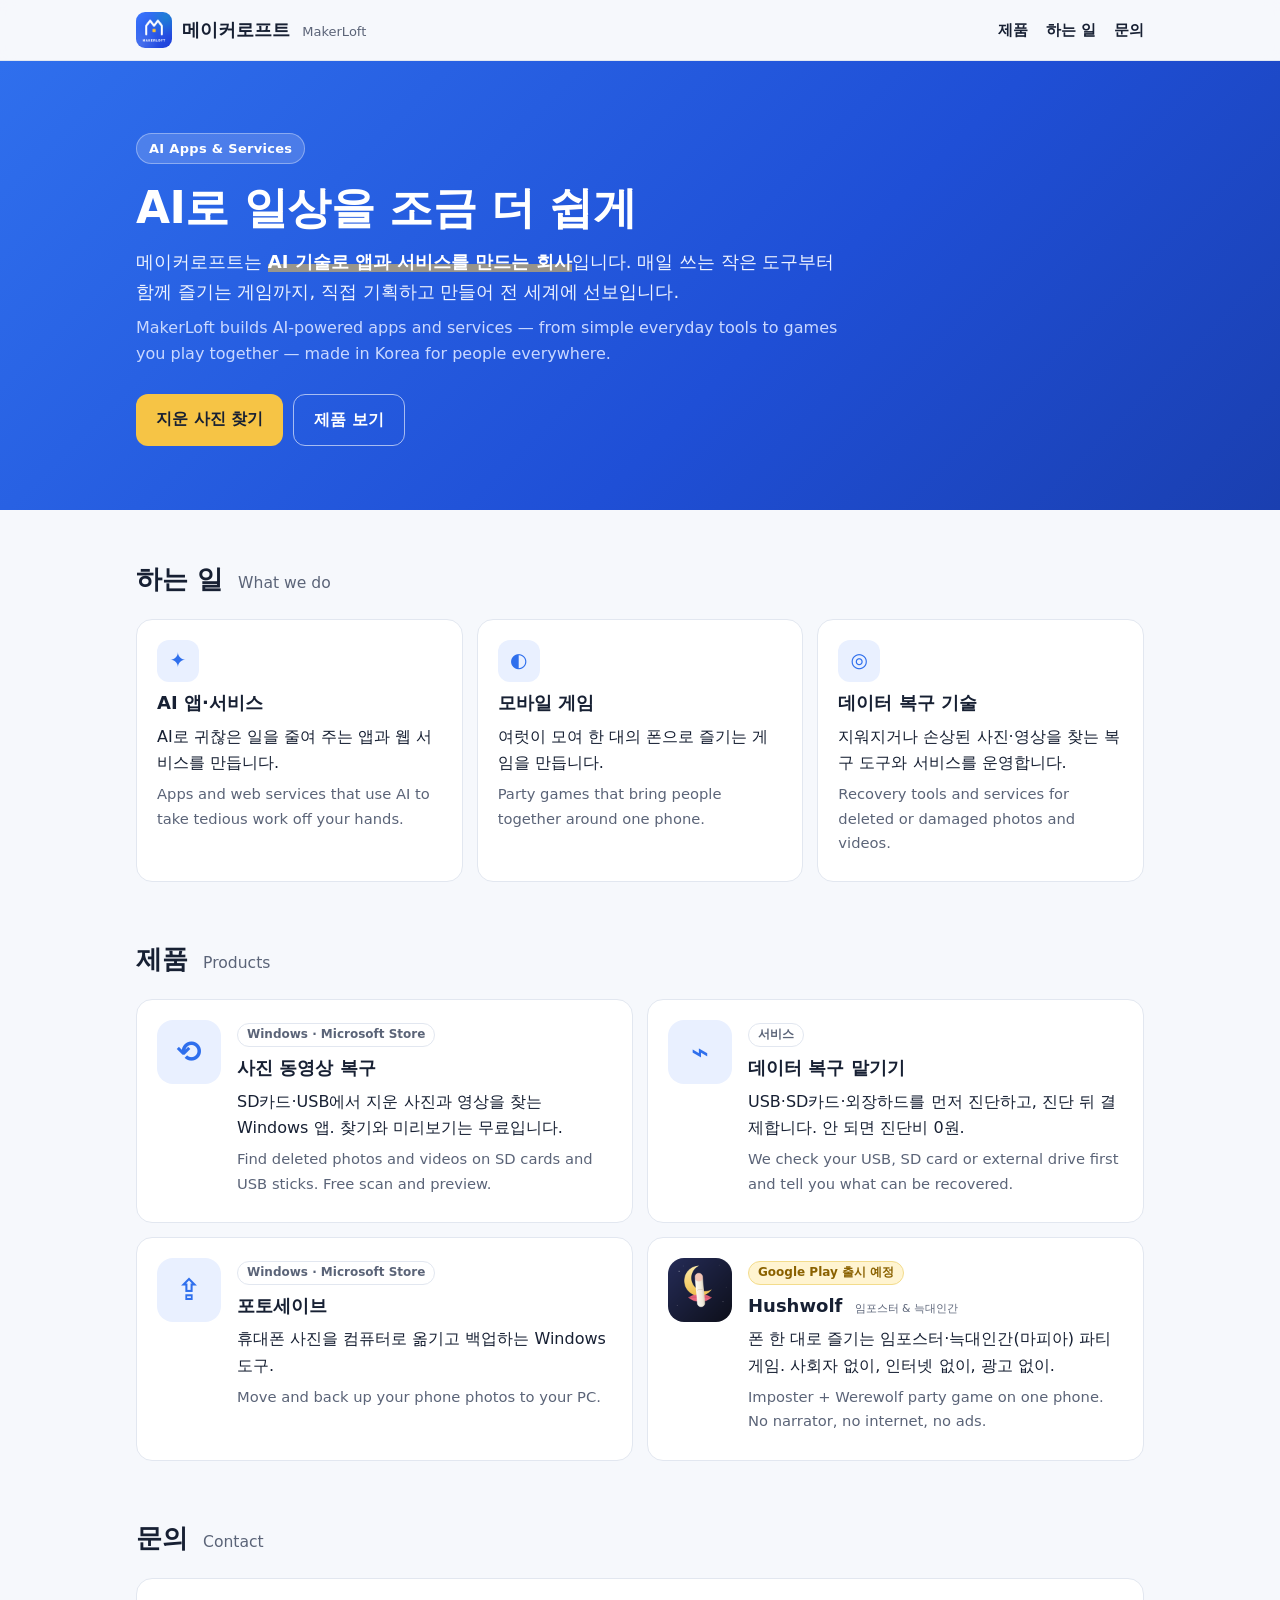
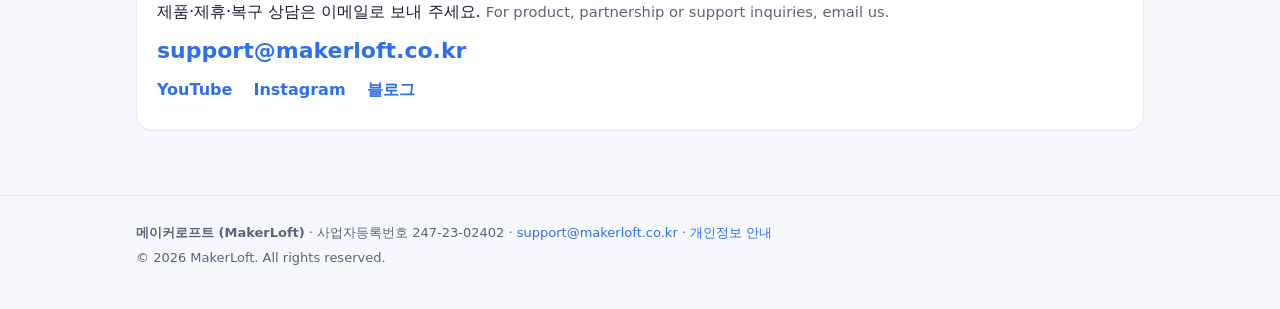
<file: index.html>
<!doctype html>
<html lang="ko">
<head>
<meta charset="utf-8">
<meta name="viewport" content="width=device-width, initial-scale=1">
<title>메이커로프트 MakerLoft — SD카드·USB 사진 복구 앱과 AI 서비스</title>
<meta name="description" content="SD카드·USB에서 지운 사진을 무료로 찾아보는 윈도우 앱과 데이터 복구 서비스, AI 앱을 만드는 메이커로프트입니다. MakerLoft builds recovery tools and AI-powered apps.">
<link rel="canonical" href="https://makerloft.co.kr/">
<meta property="og:title" content="메이커로프트 MakerLoft">
<meta property="og:description" content="지운 사진 복구 앱·서비스와 AI 앱을 만드는 회사 · Recovery tools and AI-powered apps">
<meta property="og:image" content="https://makerloft.co.kr/assets/logo_1024.png">
<meta property="og:url" content="https://makerloft.co.kr/">
<link rel="icon" type="image/png" href="/assets/favicon_64.png">
<link rel="apple-touch-icon" href="/assets/logo_192.png">
<link rel="stylesheet" href="/assets/site.css">
<script src="/assets/analytics.js" defer></script>
</head>
<body>
<header class="top">
  <div class="wrap top-in">
    <a class="brand" href="/"><img src="/assets/logo_192.png" alt="" width="36" height="36"><span>메이커로프트 <small>MakerLoft</small></span></a>
    <nav><a href="#products">제품</a><a href="#about">하는 일</a><a href="#contact">문의</a></nav>
  </div>
</header>

<main>
  <section class="hero">
    <div class="wrap">
      <span class="badge">AI Apps &amp; Services</span>
      <h1>AI로 일상을 조금 더 쉽게</h1>
      <p class="lead">메이커로프트는 <b>AI 기술로 앱과 서비스를 만드는 회사</b>입니다. 매일 쓰는 작은 도구부터 함께 즐기는 게임까지, 직접 기획하고 만들어 전 세계에 선보입니다.</p>
      <p class="lead en">MakerLoft builds AI-powered apps and services — from simple everyday tools to games you play together — made in Korea for people everywhere.</p>
      <div class="cta">
        <a class="btn" href="/recovery/">지운 사진 찾기</a>
        <a class="btn ghost" href="#products">제품 보기</a>
      </div>
    </div>
  </section>

  <section id="about" class="wrap block">
    <h2>하는 일 <small>What we do</small></h2>
    <div class="grid3">
      <div class="card">
        <div class="ico">✦</div>
        <h3>AI 앱·서비스</h3>
        <p>AI로 귀찮은 일을 줄여 주는 앱과 웹 서비스를 만듭니다.</p>
        <p class="en">Apps and web services that use AI to take tedious work off your hands.</p>
      </div>
      <div class="card">
        <div class="ico">◐</div>
        <h3>모바일 게임</h3>
        <p>여럿이 모여 한 대의 폰으로 즐기는 게임을 만듭니다.</p>
        <p class="en">Party games that bring people together around one phone.</p>
      </div>
      <div class="card">
        <div class="ico">◎</div>
        <h3>데이터 복구 기술</h3>
        <p>지워지거나 손상된 사진·영상을 찾는 복구 도구와 서비스를 운영합니다.</p>
        <p class="en">Recovery tools and services for deleted or damaged photos and videos.</p>
      </div>
    </div>
  </section>

  <section id="products" class="wrap block">
    <h2>제품 <small>Products</small></h2>
    <div class="grid2">
      <a class="card prod" href="/recovery/">
        <div class="pico">⟲</div>
        <div>
          <span class="tag">Windows · Microsoft Store</span>
          <h3>사진 동영상 복구</h3>
          <p>SD카드·USB에서 지운 사진과 영상을 찾는 Windows 앱. 찾기와 미리보기는 무료입니다.</p>
          <p class="en">Find deleted photos and videos on SD cards and USB sticks. Free scan and preview.</p>
        </div>
      </a>
      <a class="card prod" href="/recovery/#service">
        <div class="pico">⌁</div>
        <div>
          <span class="tag">서비스</span>
          <h3>데이터 복구 맡기기</h3>
          <p>USB·SD카드·외장하드를 먼저 진단하고, 진단 뒤 결제합니다. 안 되면 진단비 0원.</p>
          <p class="en">We check your USB, SD card or external drive first and tell you what can be recovered.</p>
        </div>
      </a>
      <a class="card prod" href="https://apps.microsoft.com/detail/9NHGG3ZRV8PK?cid=web_home_photosave" rel="noopener">
        <div class="pico">⇪</div>
        <div>
          <span class="tag">Windows · Microsoft Store</span>
          <h3>포토세이브</h3>
          <p>휴대폰 사진을 컴퓨터로 옮기고 백업하는 Windows 도구.</p>
          <p class="en">Move and back up your phone photos to your PC.</p>
        </div>
      </a>
      <a class="card prod" href="/hushwolf/">
        <img src="/assets/hushwolf_icon_192.png" alt="" width="64" height="64">
        <div>
          <span class="tag soon">Google Play 출시 예정</span>
          <h3>Hushwolf <small>임포스터 &amp; 늑대인간</small></h3>
          <p>폰 한 대로 즐기는 임포스터·늑대인간(마피아) 파티 게임. 사회자 없이, 인터넷 없이, 광고 없이.</p>
          <p class="en">Imposter + Werewolf party game on one phone. No narrator, no internet, no ads.</p>
        </div>
      </a>
    </div>
  </section>

  <section id="contact" class="wrap block">
    <h2>문의 <small>Contact</small></h2>
    <div class="card contact">
      <p>제품·제휴·복구 상담은 이메일로 보내 주세요. <span class="en">For product, partnership or support inquiries, email us.</span></p>
      <p class="mail"><a href="mailto:support@makerloft.co.kr">support@makerloft.co.kr</a></p>
      <p class="links">
        <a href="https://www.youtube.com/@makerloft" rel="noopener">YouTube</a>
        <a href="https://www.instagram.com/makerloft_official/" rel="noopener">Instagram</a>
        <a href="https://blog.naver.com/nambuseven" rel="noopener">블로그</a>
      </p>
    </div>
  </section>
</main>

<footer class="foot">
  <div class="wrap">
    <p><b>메이커로프트 (MakerLoft)</b> · 사업자등록번호 247-23-02402 · <a href="mailto:support@makerloft.co.kr">support@makerloft.co.kr</a> · <a href="/privacy/">개인정보 안내</a></p>
    <p>© 2026 MakerLoft. All rights reserved.</p>
  </div>
</footer>
</body>
</html>
</file>
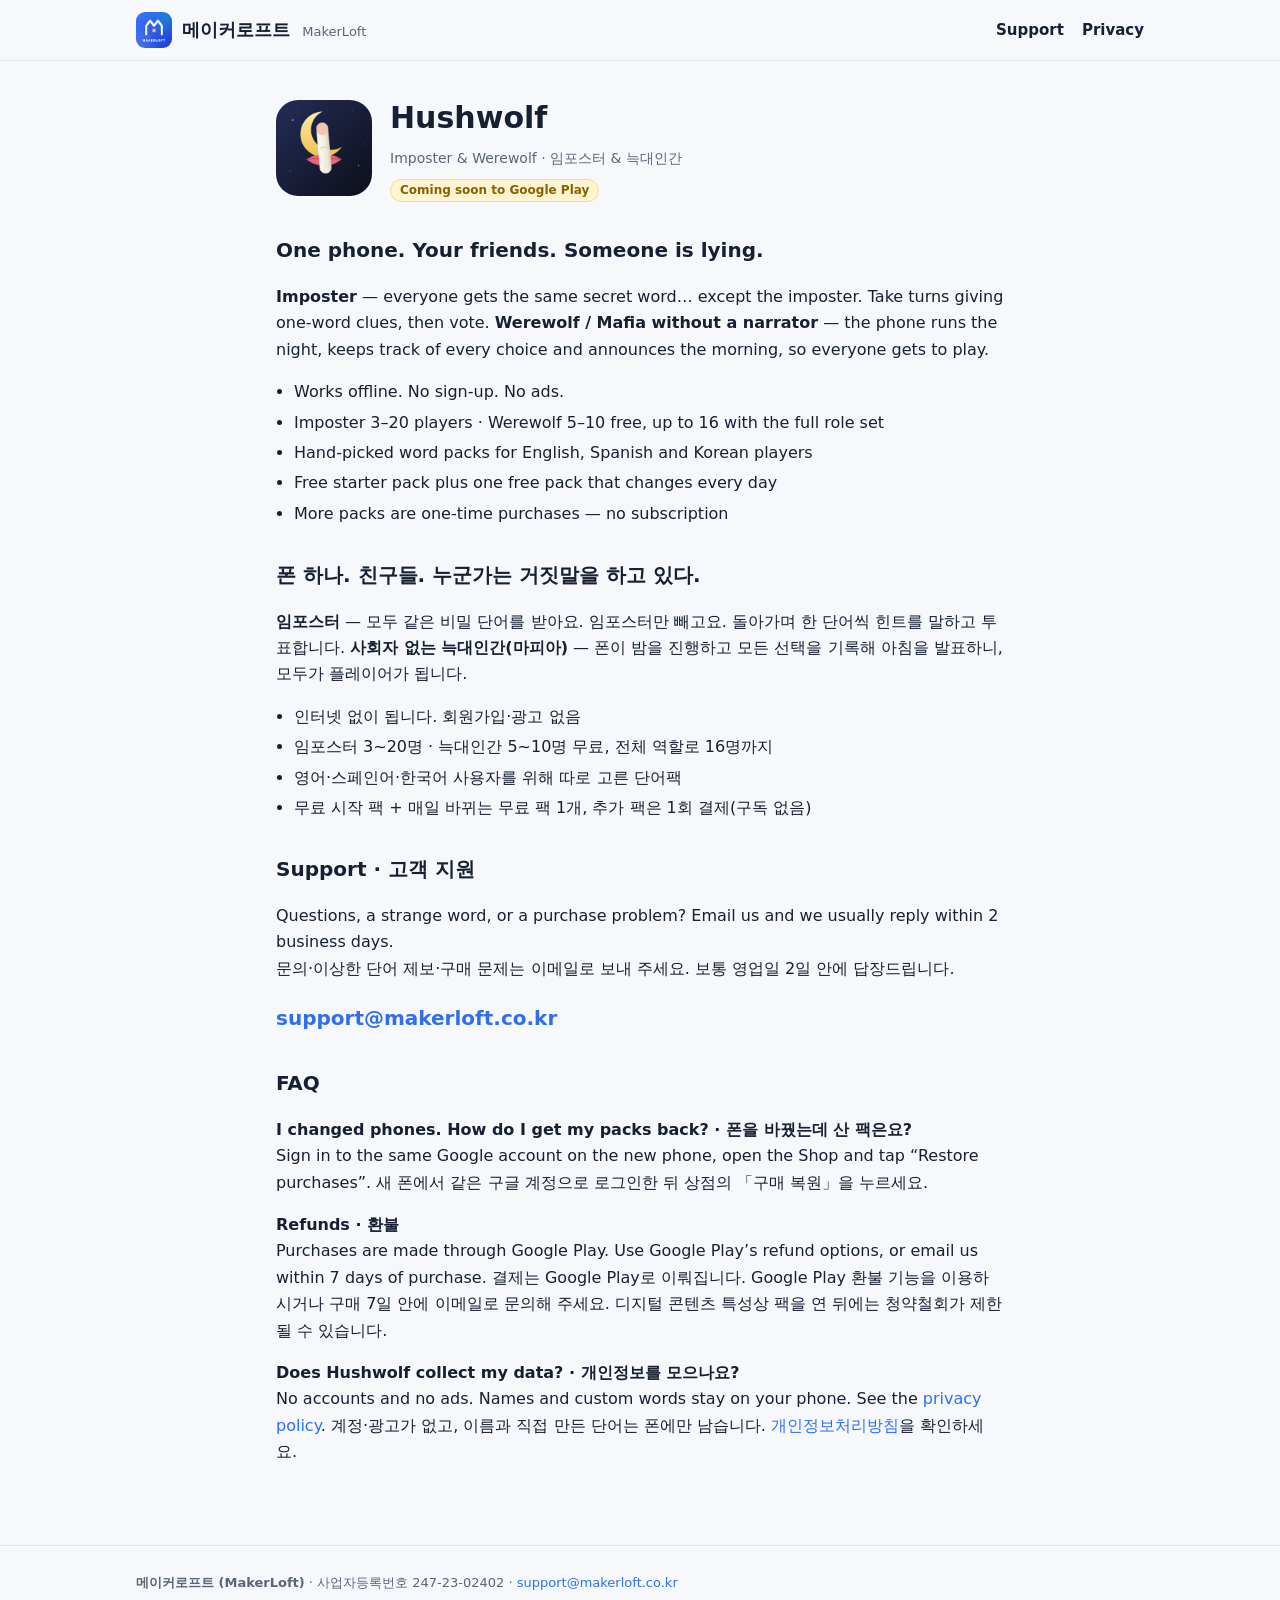
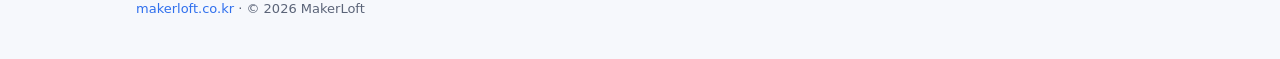
<file: hushwolf/index.html>
<!doctype html>
<html lang="ko">
<head>
<meta charset="utf-8">
<meta name="viewport" content="width=device-width, initial-scale=1">
<title>Hushwolf — 임포스터 &amp; 늑대인간 파티 게임 | MakerLoft</title>
<meta name="description" content="Imposter + Werewolf party game on one phone. No narrator, no internet, no ads. 폰 하나로 즐기는 임포스터·늑대인간 파티 게임.">
<meta property="og:title" content="Hushwolf — Imposter &amp; Werewolf">
<meta property="og:image" content="https://makerloft.co.kr/assets/hushwolf_icon_512.png">
<link rel="icon" type="image/png" href="/assets/hushwolf_icon_192.png">
<link rel="stylesheet" href="/assets/site.css">
<script src="/assets/analytics.js" defer></script>
</head>
<body>
<header class="top">
  <div class="wrap top-in">
    <a class="brand" href="/"><img src="/assets/logo_192.png" alt="" width="36" height="36"><span>메이커로프트 <small>MakerLoft</small></span></a>
    <nav><a href="#support">Support</a><a href="/hushwolf/privacy/">Privacy</a></nav>
  </div>
</header>

<main class="doc">
  <div class="app-head">
    <img src="/assets/hushwolf_icon_512.png" alt="Hushwolf icon">
    <div>
      <h1>Hushwolf</h1>
      <p class="muted" style="margin:0 0 6px">Imposter &amp; Werewolf · 임포스터 &amp; 늑대인간</p>
      <span class="tag soon">Coming soon to Google Play</span>
    </div>
  </div>

  <h2>One phone. Your friends. Someone is lying.</h2>
  <p><b>Imposter</b> — everyone gets the same secret word… except the imposter. Take turns giving one-word clues, then vote. <b>Werewolf / Mafia without a narrator</b> — the phone runs the night, keeps track of every choice and announces the morning, so everyone gets to play.</p>
  <ul class="feat">
    <li>Works offline. No sign-up. No ads.</li>
    <li>Imposter 3–20 players · Werewolf 5–10 free, up to 16 with the full role set</li>
    <li>Hand-picked word packs for English, Spanish and Korean players</li>
    <li>Free starter pack plus one free pack that changes every day</li>
    <li>More packs are one-time purchases — no subscription</li>
  </ul>

  <h2>폰 하나. 친구들. 누군가는 거짓말을 하고 있다.</h2>
  <p><b>임포스터</b> — 모두 같은 비밀 단어를 받아요. 임포스터만 빼고요. 돌아가며 한 단어씩 힌트를 말하고 투표합니다. <b>사회자 없는 늑대인간(마피아)</b> — 폰이 밤을 진행하고 모든 선택을 기록해 아침을 발표하니, 모두가 플레이어가 됩니다.</p>
  <ul class="feat">
    <li>인터넷 없이 됩니다. 회원가입·광고 없음</li>
    <li>임포스터 3~20명 · 늑대인간 5~10명 무료, 전체 역할로 16명까지</li>
    <li>영어·스페인어·한국어 사용자를 위해 따로 고른 단어팩</li>
    <li>무료 시작 팩 + 매일 바뀌는 무료 팩 1개, 추가 팩은 1회 결제(구독 없음)</li>
  </ul>

  <h2 id="support">Support · 고객 지원</h2>
  <p>Questions, a strange word, or a purchase problem? Email us and we usually reply within 2 business days.<br>
  문의·이상한 단어 제보·구매 문제는 이메일로 보내 주세요. 보통 영업일 2일 안에 답장드립니다.</p>
  <p style="font-size:20px;font-weight:800"><a href="mailto:support@makerloft.co.kr?subject=Hushwolf">support@makerloft.co.kr</a></p>

  <h2>FAQ</h2>
  <p><b>I changed phones. How do I get my packs back? · 폰을 바꿨는데 산 팩은요?</b><br>
  Sign in to the same Google account on the new phone, open the Shop and tap “Restore purchases”. 새 폰에서 같은 구글 계정으로 로그인한 뒤 상점의 「구매 복원」을 누르세요.</p>
  <p><b>Refunds · 환불</b><br>
  Purchases are made through Google Play. Use Google Play’s refund options, or email us within 7 days of purchase. 결제는 Google Play로 이뤄집니다. Google Play 환불 기능을 이용하시거나 구매 7일 안에 이메일로 문의해 주세요. 디지털 콘텐츠 특성상 팩을 연 뒤에는 청약철회가 제한될 수 있습니다.</p>
  <p><b>Does Hushwolf collect my data? · 개인정보를 모으나요?</b><br>
  No accounts and no ads. Names and custom words stay on your phone. See the <a href="/hushwolf/privacy/">privacy policy</a>. 계정·광고가 없고, 이름과 직접 만든 단어는 폰에만 남습니다. <a href="/hushwolf/privacy/">개인정보처리방침</a>을 확인하세요.</p>
</main>

<footer class="foot">
  <div class="wrap">
    <p><b>메이커로프트 (MakerLoft)</b> · 사업자등록번호 247-23-02402 · <a href="mailto:support@makerloft.co.kr">support@makerloft.co.kr</a></p>
    <p><a href="/">makerloft.co.kr</a> · © 2026 MakerLoft</p>
  </div>
</footer>
</body>
</html>
</file>
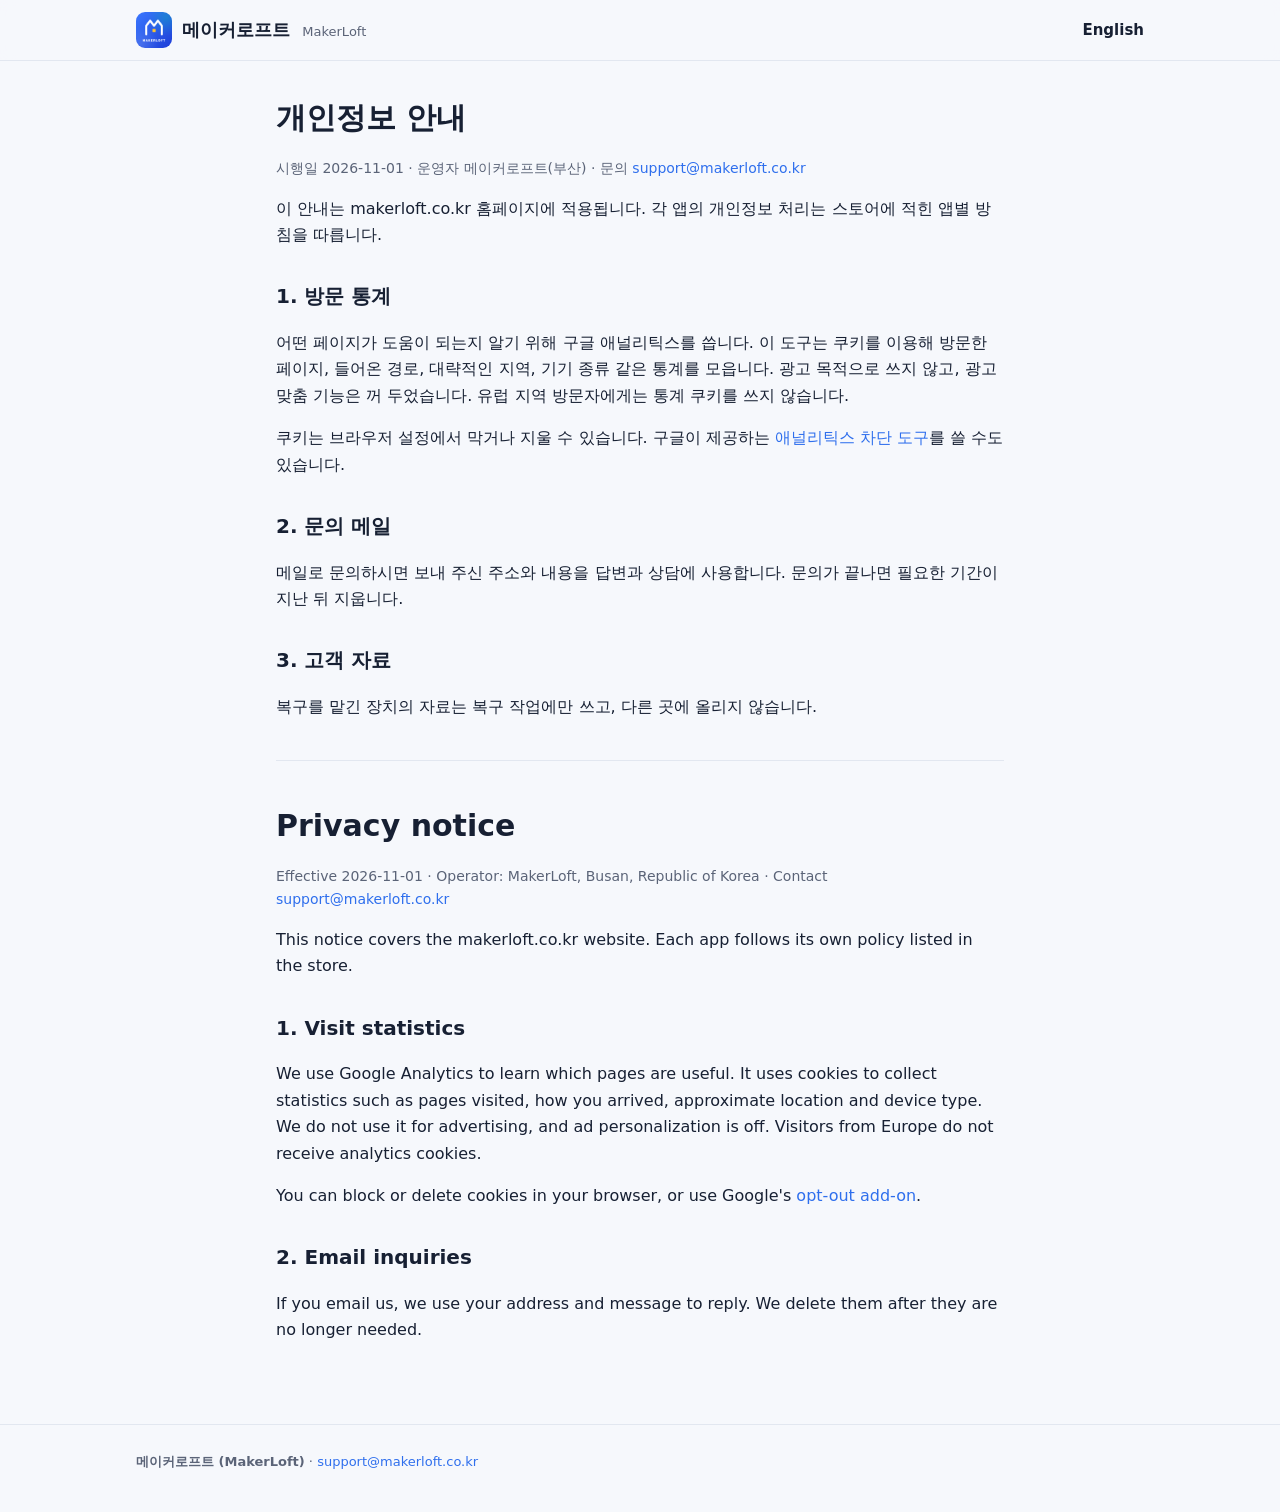
<file: privacy/index.html>
<!doctype html>
<html lang="ko">
<head>
<meta charset="utf-8">
<meta name="viewport" content="width=device-width, initial-scale=1">
<title>개인정보 안내 · Privacy | 메이커로프트 MakerLoft</title>
<meta name="description" content="메이커로프트 홈페이지의 방문 통계와 개인정보 처리 안내입니다.">
<link rel="canonical" href="https://makerloft.co.kr/privacy/">
<link rel="icon" type="image/png" href="/assets/favicon_64.png">
<link rel="stylesheet" href="/assets/site.css">
<script src="/assets/analytics.js" defer></script>
</head>
<body>
<header class="top">
  <div class="wrap top-in">
    <a class="brand" href="/"><img src="/assets/logo_192.png" alt="" width="36" height="36"><span>메이커로프트 <small>MakerLoft</small></span></a>
    <nav><a href="#en">English</a></nav>
  </div>
</header>

<main class="doc">
  <h1>개인정보 안내</h1>
  <p class="muted">시행일 2026-11-01 · 운영자 메이커로프트(부산) · 문의 <a href="mailto:support@makerloft.co.kr">support@makerloft.co.kr</a></p>
  <p>이 안내는 makerloft.co.kr 홈페이지에 적용됩니다. 각 앱의 개인정보 처리는 스토어에 적힌 앱별 방침을 따릅니다.</p>

  <h2>1. 방문 통계</h2>
  <p>어떤 페이지가 도움이 되는지 알기 위해 구글 애널리틱스를 씁니다. 이 도구는 쿠키를 이용해 방문한 페이지, 들어온 경로, 대략적인 지역, 기기 종류 같은 통계를 모읍니다. 광고 목적으로 쓰지 않고, 광고 맞춤 기능은 꺼 두었습니다. 유럽 지역 방문자에게는 통계 쿠키를 쓰지 않습니다.</p>
  <p>쿠키는 브라우저 설정에서 막거나 지울 수 있습니다. 구글이 제공하는 <a href="https://tools.google.com/dlpage/gaoptout" rel="noopener">애널리틱스 차단 도구</a>를 쓸 수도 있습니다.</p>

  <h2>2. 문의 메일</h2>
  <p>메일로 문의하시면 보내 주신 주소와 내용을 답변과 상담에 사용합니다. 문의가 끝나면 필요한 기간이 지난 뒤 지웁니다.</p>

  <h2>3. 고객 자료</h2>
  <p>복구를 맡긴 장치의 자료는 복구 작업에만 쓰고, 다른 곳에 올리지 않습니다.</p>

  <hr>

  <h1 id="en">Privacy notice</h1>
  <p class="muted">Effective 2026-11-01 · Operator: MakerLoft, Busan, Republic of Korea · Contact <a href="mailto:support@makerloft.co.kr">support@makerloft.co.kr</a></p>
  <p>This notice covers the makerloft.co.kr website. Each app follows its own policy listed in the store.</p>

  <h2>1. Visit statistics</h2>
  <p>We use Google Analytics to learn which pages are useful. It uses cookies to collect statistics such as pages visited, how you arrived, approximate location and device type. We do not use it for advertising, and ad personalization is off. Visitors from Europe do not receive analytics cookies.</p>
  <p>You can block or delete cookies in your browser, or use Google's <a href="https://tools.google.com/dlpage/gaoptout" rel="noopener">opt-out add-on</a>.</p>

  <h2>2. Email inquiries</h2>
  <p>If you email us, we use your address and message to reply. We delete them after they are no longer needed.</p>
</main>

<footer class="foot">
  <div class="wrap">
    <p><b>메이커로프트 (MakerLoft)</b> · <a href="mailto:support@makerloft.co.kr">support@makerloft.co.kr</a></p>
  </div>
</footer>
</body>
</html>
</file>
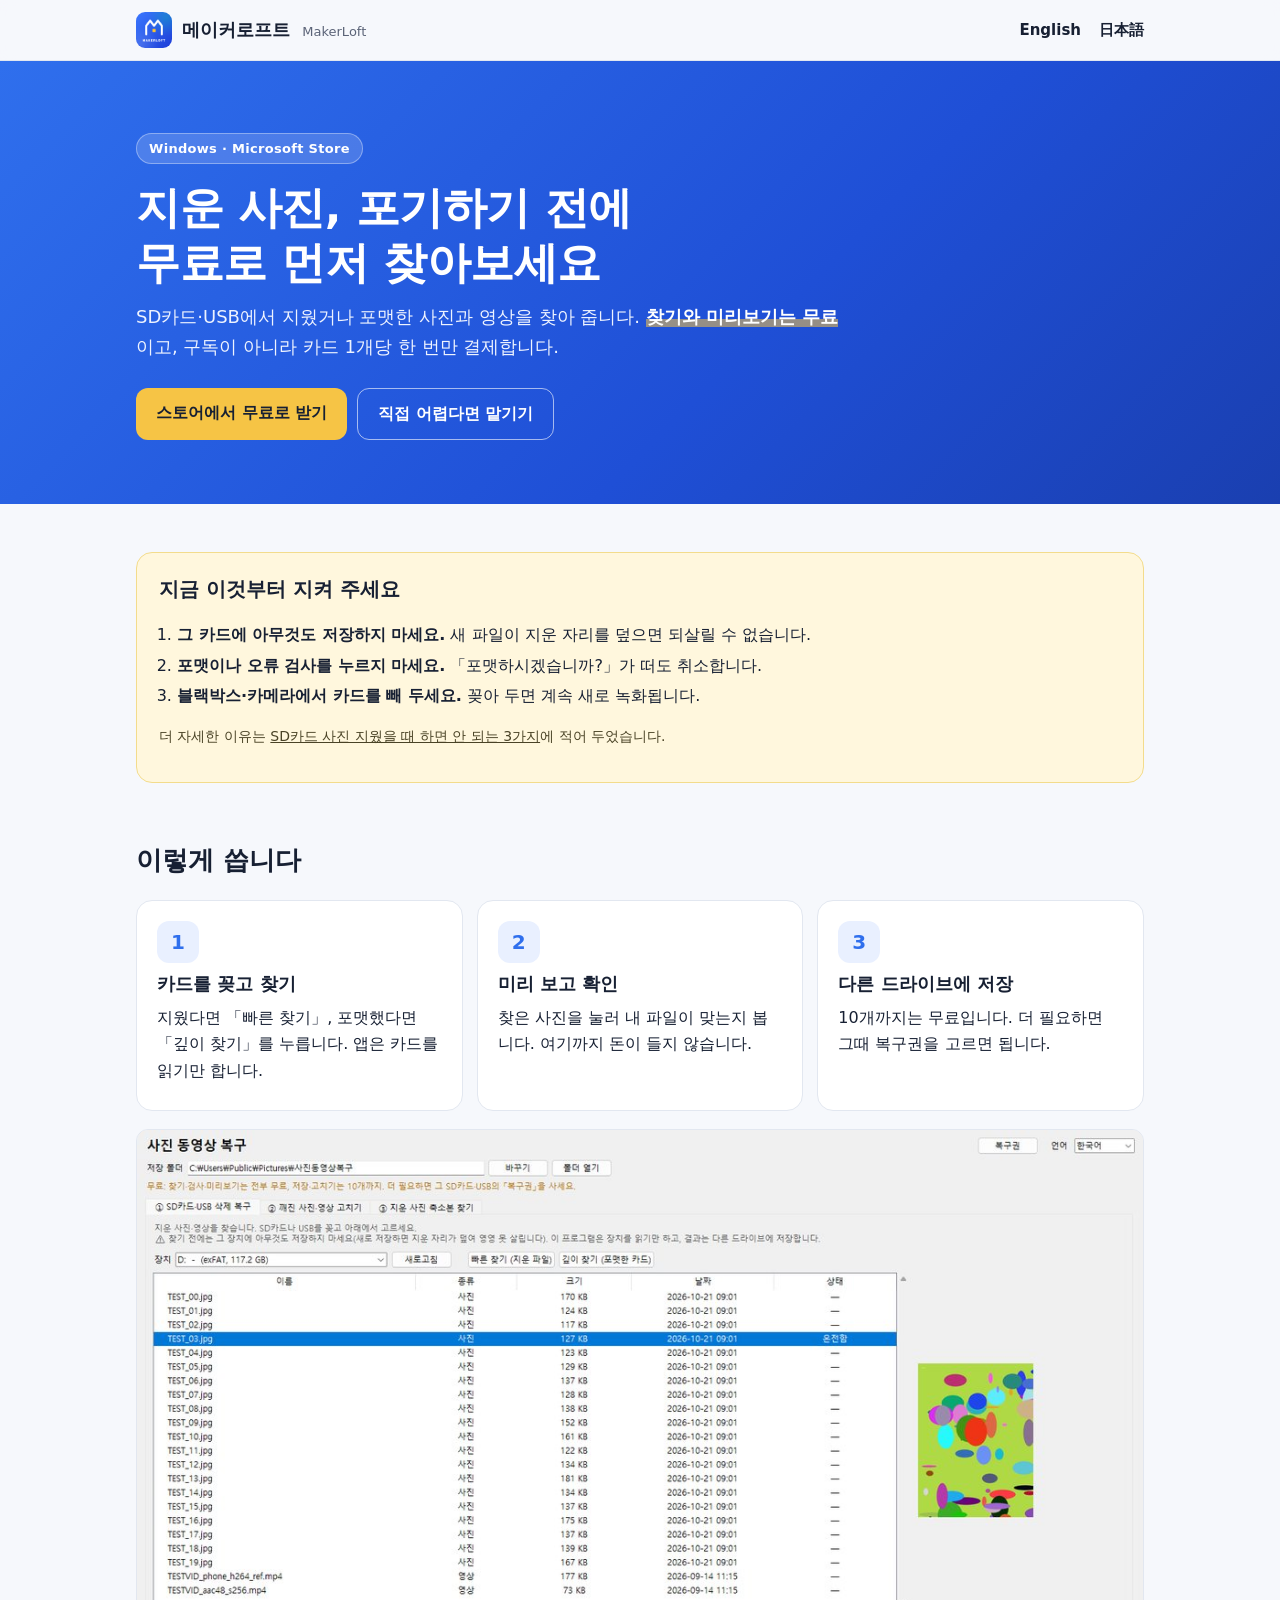
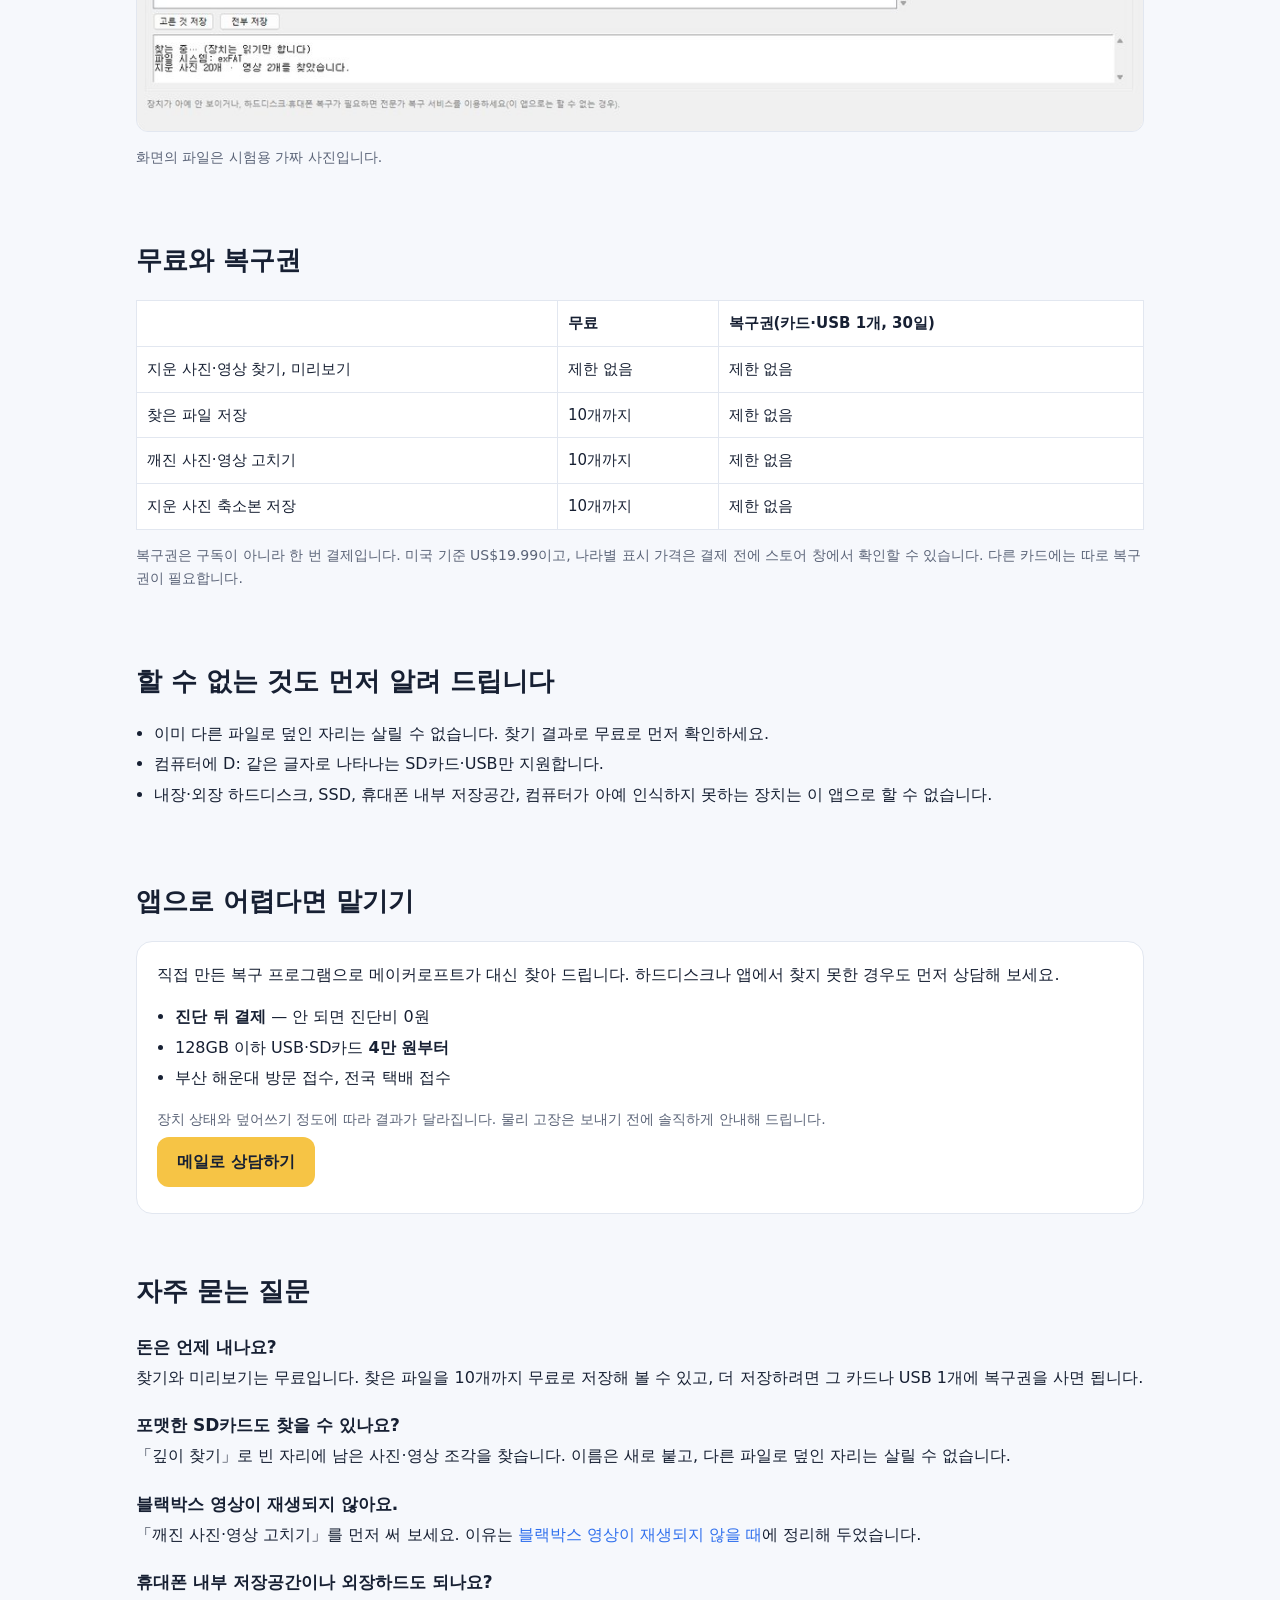
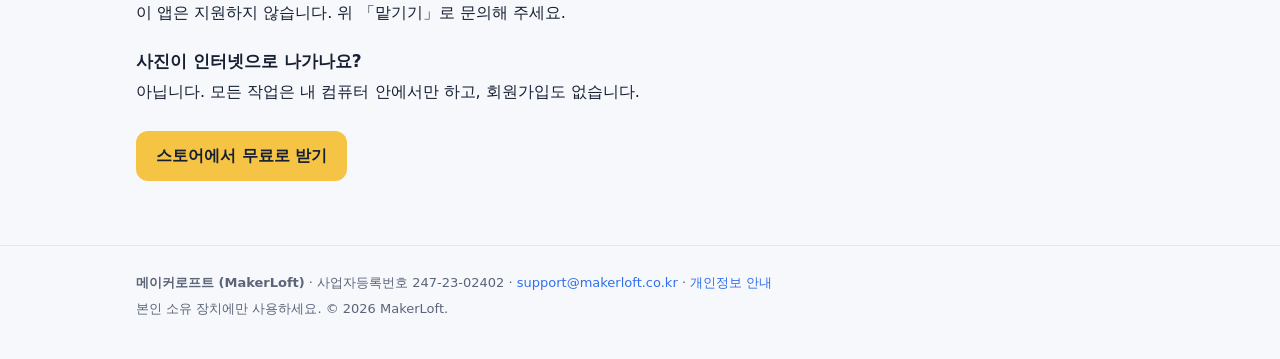
<file: recovery/index.html>
<!doctype html>
<html lang="ko">
<head>
<meta charset="utf-8">
<meta name="viewport" content="width=device-width, initial-scale=1">
<title>SD카드·USB 사진 복구 프로그램 — 무료로 먼저 찾아보기 | 메이커로프트</title>
<meta name="description" content="SD카드·USB에서 지웠거나 포맷한 사진·영상을 윈도우에서 무료로 찾아보고 미리 확인하세요. 구독 없음, 인터넷 전송 없음. 안 되면 진단 뒤 결제하는 복구 서비스도 있습니다.">
<link rel="canonical" href="https://makerloft.co.kr/recovery/">
<link rel="alternate" hreflang="ko" href="https://makerloft.co.kr/recovery/">
<link rel="alternate" hreflang="en" href="https://makerloft.co.kr/en/recovery/">
<link rel="alternate" hreflang="ja" href="https://makerloft.co.kr/ja/recovery/">
<meta property="og:title" content="SD카드·USB 사진 복구 — 무료로 먼저 찾아보기">
<meta property="og:description" content="지운 사진·영상이 남아 있는지 무료로 확인하세요. 구독 없음, 인터넷 전송 없음.">
<meta property="og:image" content="https://makerloft.co.kr/assets/logo_1024.png">
<meta property="og:url" content="https://makerloft.co.kr/recovery/">
<link rel="icon" type="image/png" href="/assets/favicon_64.png">
<link rel="stylesheet" href="/assets/site.css">
<script src="/assets/analytics.js" defer></script>
<script type="application/ld+json">
{"@context":"https://schema.org","@type":"SoftwareApplication","name":"사진 동영상 복구 - SD카드·USB 삭제 복구","operatingSystem":"Windows","applicationCategory":"UtilitiesApplication","url":"https://makerloft.co.kr/recovery/","downloadUrl":"https://apps.microsoft.com/detail/9N07TV4S3S8T","offers":{"@type":"Offer","price":"0","priceCurrency":"USD"},"publisher":{"@type":"Organization","name":"MakerLoft"}}
</script>
<script type="application/ld+json">
{"@context":"https://schema.org","@type":"FAQPage","mainEntity":[
{"@type":"Question","name":"돈은 언제 내나요?","acceptedAnswer":{"@type":"Answer","text":"찾기와 미리보기는 무료입니다. 찾은 파일을 10개까지 무료로 저장해 볼 수 있고, 더 저장하려면 그 카드나 USB 1개에 복구권을 사면 됩니다."}},
{"@type":"Question","name":"포맷한 SD카드도 찾을 수 있나요?","acceptedAnswer":{"@type":"Answer","text":"「깊이 찾기」로 빈 자리에 남은 사진·영상 조각을 찾습니다. 이름은 새로 붙고, 다른 파일로 덮인 자리는 살릴 수 없습니다."}},
{"@type":"Question","name":"휴대폰 내부 저장공간이나 외장하드도 되나요?","acceptedAnswer":{"@type":"Answer","text":"이 앱은 컴퓨터에 D: 같은 글자로 나타나는 SD카드와 USB 메모리만 지원합니다. 휴대폰 내부 저장공간, 하드디스크, SSD는 지원하지 않습니다."}},
{"@type":"Question","name":"사진이 인터넷으로 나가나요?","acceptedAnswer":{"@type":"Answer","text":"아닙니다. 모든 작업은 내 컴퓨터 안에서만 하고, 회원가입도 없습니다."}}
]}
</script>
</head>
<body>
<header class="top">
  <div class="wrap top-in">
    <a class="brand" href="/"><img src="/assets/logo_192.png" alt="" width="36" height="36"><span>메이커로프트 <small>MakerLoft</small></span></a>
    <nav><a href="/en/recovery/">English</a><a href="/ja/recovery/">日本語</a></nav>
  </div>
</header>

<main>
  <section class="hero">
    <div class="wrap">
      <span class="badge">Windows · Microsoft Store</span>
      <h1>지운 사진, 포기하기 전에<br>무료로 먼저 찾아보세요</h1>
      <p class="lead">SD카드·USB에서 지웠거나 포맷한 사진과 영상을 찾아 줍니다. <b>찾기와 미리보기는 무료</b>이고, 구독이 아니라 카드 1개당 한 번만 결제합니다.</p>
      <div class="cta">
        <a class="btn" href="https://apps.microsoft.com/detail/9N07TV4S3S8T?cid=web_recovery_ko" rel="noopener">스토어에서 무료로 받기</a>
        <a class="btn ghost" href="#service">직접 어렵다면 맡기기</a>
      </div>
    </div>
  </section>

  <section class="wrap block">
    <div class="note">
      <h2>지금 이것부터 지켜 주세요</h2>
      <ol class="feat">
        <li><b>그 카드에 아무것도 저장하지 마세요.</b> 새 파일이 지운 자리를 덮으면 되살릴 수 없습니다.</li>
        <li><b>포맷이나 오류 검사를 누르지 마세요.</b> 「포맷하시겠습니까?」가 떠도 취소합니다.</li>
        <li><b>블랙박스·카메라에서 카드를 빼 두세요.</b> 꽂아 두면 계속 새로 녹화됩니다.</li>
      </ol>
      <p class="muted">더 자세한 이유는 <a href="/guide/sd-card-deleted/">SD카드 사진 지웠을 때 하면 안 되는 3가지</a>에 적어 두었습니다.</p>
    </div>
  </section>

  <section class="wrap block">
    <h2>이렇게 씁니다</h2>
    <div class="grid3">
      <div class="card"><div class="ico">1</div><h3>카드를 꽂고 찾기</h3><p>지웠다면 「빠른 찾기」, 포맷했다면 「깊이 찾기」를 누릅니다. 앱은 카드를 읽기만 합니다.</p></div>
      <div class="card"><div class="ico">2</div><h3>미리 보고 확인</h3><p>찾은 사진을 눌러 내 파일이 맞는지 봅니다. 여기까지 돈이 들지 않습니다.</p></div>
      <div class="card"><div class="ico">3</div><h3>다른 드라이브에 저장</h3><p>10개까지는 무료입니다. 더 필요하면 그때 복구권을 고르면 됩니다.</p></div>
    </div>
    <p class="shot"><img src="/assets/recovery_ko.jpg" alt="사진 동영상 복구 앱에서 지운 사진 목록을 찾은 화면" width="1100" height="657" loading="lazy"></p>
    <p class="muted">화면의 파일은 시험용 가짜 사진입니다.</p>
  </section>

  <section class="wrap block">
    <h2>무료와 복구권</h2>
    <table class="cmp">
      <tr><th></th><th>무료</th><th>복구권(카드·USB 1개, 30일)</th></tr>
      <tr><td>지운 사진·영상 찾기, 미리보기</td><td>제한 없음</td><td>제한 없음</td></tr>
      <tr><td>찾은 파일 저장</td><td>10개까지</td><td>제한 없음</td></tr>
      <tr><td>깨진 사진·영상 고치기</td><td>10개까지</td><td>제한 없음</td></tr>
      <tr><td>지운 사진 축소본 저장</td><td>10개까지</td><td>제한 없음</td></tr>
    </table>
    <p class="muted">복구권은 구독이 아니라 한 번 결제입니다. 미국 기준 US$19.99이고, 나라별 표시 가격은 결제 전에 스토어 창에서 확인할 수 있습니다. 다른 카드에는 따로 복구권이 필요합니다.</p>
  </section>

  <section class="wrap block">
    <h2>할 수 없는 것도 먼저 알려 드립니다</h2>
    <ul class="feat">
      <li>이미 다른 파일로 덮인 자리는 살릴 수 없습니다. 찾기 결과로 무료로 먼저 확인하세요.</li>
      <li>컴퓨터에 D: 같은 글자로 나타나는 SD카드·USB만 지원합니다.</li>
      <li>내장·외장 하드디스크, SSD, 휴대폰 내부 저장공간, 컴퓨터가 아예 인식하지 못하는 장치는 이 앱으로 할 수 없습니다.</li>
    </ul>
  </section>

  <section id="service" class="wrap block">
    <h2>앱으로 어렵다면 맡기기</h2>
    <div class="card">
      <p>직접 만든 복구 프로그램으로 메이커로프트가 대신 찾아 드립니다. 하드디스크나 앱에서 찾지 못한 경우도 먼저 상담해 보세요.</p>
      <ul class="feat">
        <li><b>진단 뒤 결제</b> — 안 되면 진단비 0원</li>
        <li>128GB 이하 USB·SD카드 <b>4만 원부터</b></li>
        <li>부산 해운대 방문 접수, 전국 택배 접수</li>
      </ul>
      <p class="muted">장치 상태와 덮어쓰기 정도에 따라 결과가 달라집니다. 물리 고장은 보내기 전에 솔직하게 안내해 드립니다.</p>
      <p><a class="btn" href="mailto:support@makerloft.co.kr?subject=%EB%8D%B0%EC%9D%B4%ED%84%B0%20%EB%B3%B5%EA%B5%AC%20%EB%AC%B8%EC%9D%98">메일로 상담하기</a></p>
    </div>
  </section>

  <section class="wrap block">
    <h2>자주 묻는 질문</h2>
    <div class="faq">
      <h3>돈은 언제 내나요?</h3>
      <p>찾기와 미리보기는 무료입니다. 찾은 파일을 10개까지 무료로 저장해 볼 수 있고, 더 저장하려면 그 카드나 USB 1개에 복구권을 사면 됩니다.</p>
      <h3>포맷한 SD카드도 찾을 수 있나요?</h3>
      <p>「깊이 찾기」로 빈 자리에 남은 사진·영상 조각을 찾습니다. 이름은 새로 붙고, 다른 파일로 덮인 자리는 살릴 수 없습니다.</p>
      <h3>블랙박스 영상이 재생되지 않아요.</h3>
      <p>「깨진 사진·영상 고치기」를 먼저 써 보세요. 이유는 <a href="/guide/dashcam-video/">블랙박스 영상이 재생되지 않을 때</a>에 정리해 두었습니다.</p>
      <h3>휴대폰 내부 저장공간이나 외장하드도 되나요?</h3>
      <p>이 앱은 지원하지 않습니다. 위 「맡기기」로 문의해 주세요.</p>
      <h3>사진이 인터넷으로 나가나요?</h3>
      <p>아닙니다. 모든 작업은 내 컴퓨터 안에서만 하고, 회원가입도 없습니다.</p>
    </div>
    <p class="endcta"><a class="btn" href="https://apps.microsoft.com/detail/9N07TV4S3S8T?cid=web_recovery_ko" rel="noopener">스토어에서 무료로 받기</a></p>
  </section>
</main>

<footer class="foot">
  <div class="wrap">
    <p><b>메이커로프트 (MakerLoft)</b> · 사업자등록번호 247-23-02402 · <a href="mailto:support@makerloft.co.kr">support@makerloft.co.kr</a> · <a href="/privacy/">개인정보 안내</a></p>
    <p>본인 소유 장치에만 사용하세요. © 2026 MakerLoft.</p>
  </div>
</footer>
</body>
</html>
</file>
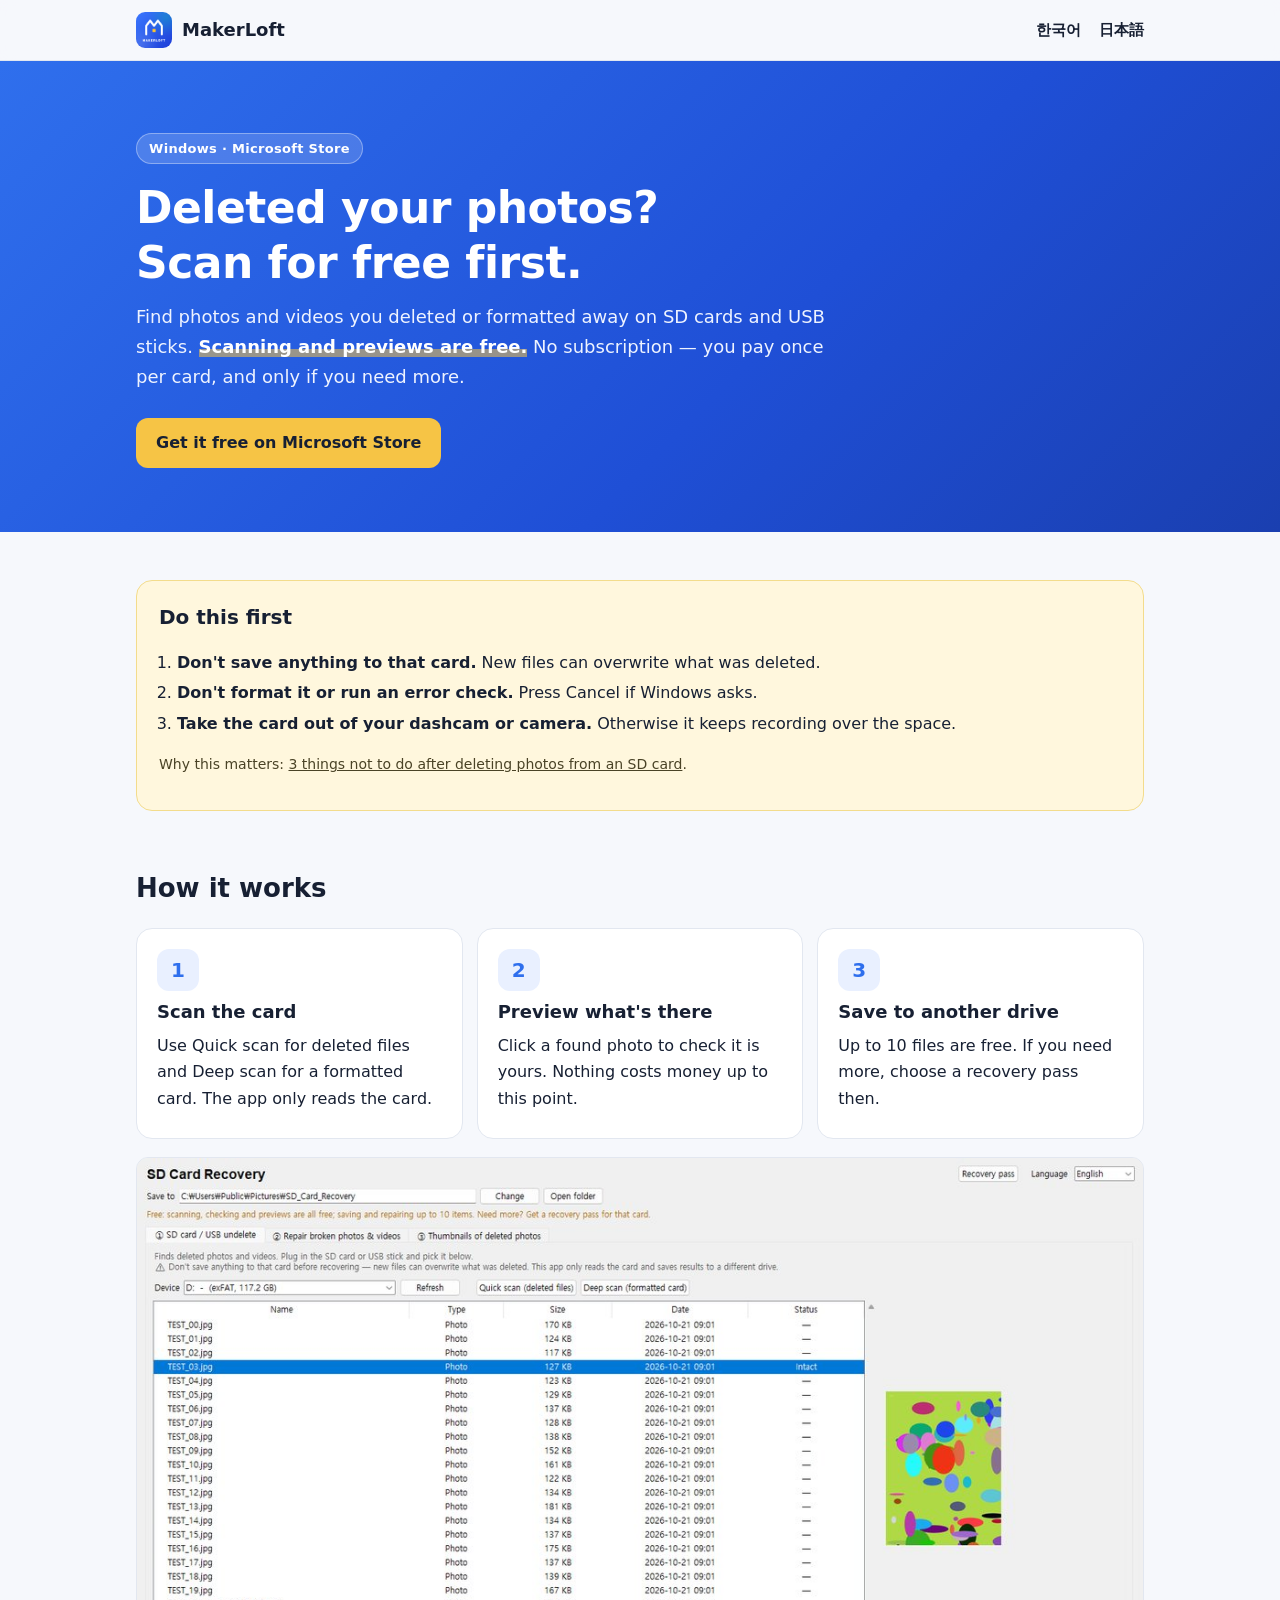
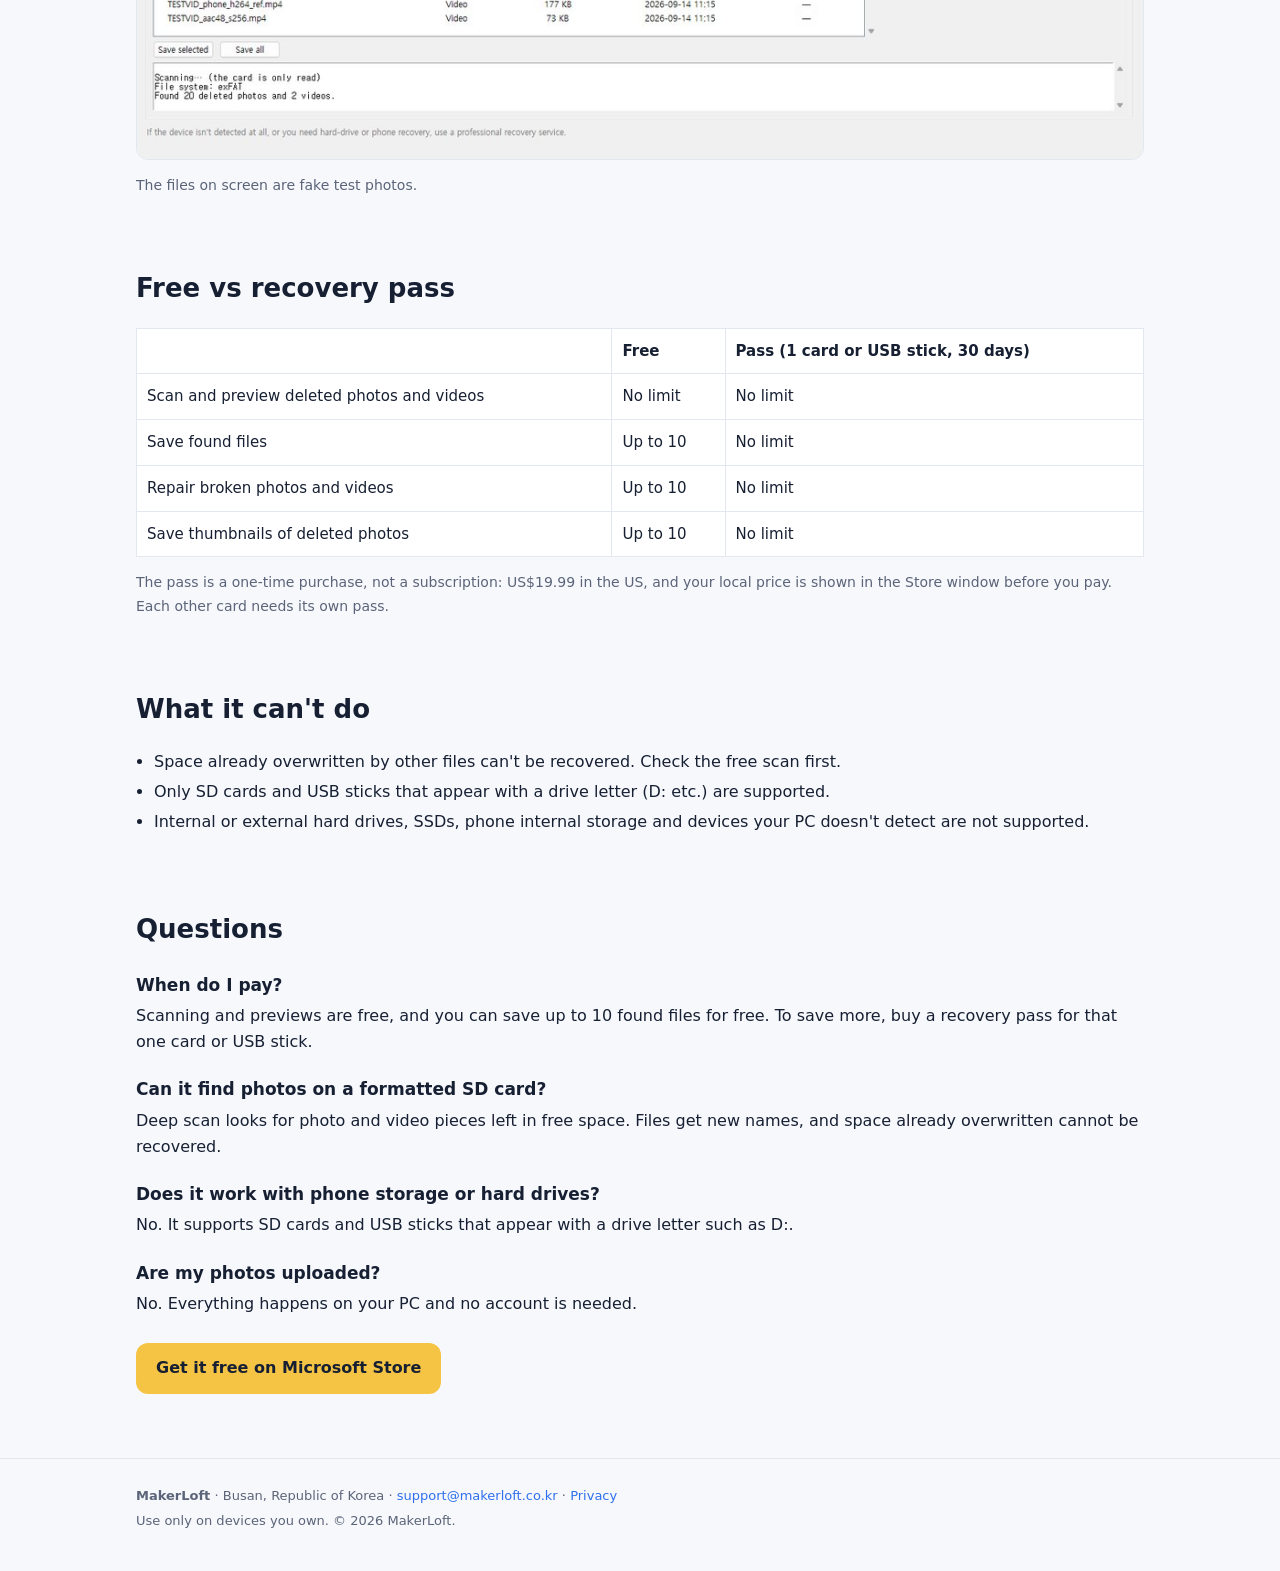
<file: en/recovery/index.html>
<!doctype html>
<html lang="en">
<head>
<meta charset="utf-8">
<meta name="viewport" content="width=device-width, initial-scale=1">
<title>SD Card Recovery for Windows — Free Scan and Preview | MakerLoft</title>
<meta name="description" content="Recover deleted or formatted photos and videos from SD cards and USB sticks on Windows. Scan and preview for free. No subscription, nothing uploaded.">
<link rel="canonical" href="https://makerloft.co.kr/en/recovery/">
<link rel="alternate" hreflang="ko" href="https://makerloft.co.kr/recovery/">
<link rel="alternate" hreflang="en" href="https://makerloft.co.kr/en/recovery/">
<link rel="alternate" hreflang="ja" href="https://makerloft.co.kr/ja/recovery/">
<meta property="og:title" content="SD Card Recovery for Windows — Free Scan and Preview">
<meta property="og:description" content="See what can still be found before you pay anything. No subscription, nothing uploaded.">
<meta property="og:image" content="https://makerloft.co.kr/assets/logo_1024.png">
<meta property="og:url" content="https://makerloft.co.kr/en/recovery/">
<link rel="icon" type="image/png" href="/assets/favicon_64.png">
<link rel="stylesheet" href="/assets/site.css">
<script src="/assets/analytics.js" defer></script>
<script type="application/ld+json">
{"@context":"https://schema.org","@type":"SoftwareApplication","name":"SD Card Recovery - Recover Deleted Photos & Videos","operatingSystem":"Windows","applicationCategory":"UtilitiesApplication","url":"https://makerloft.co.kr/en/recovery/","downloadUrl":"https://apps.microsoft.com/detail/9N07TV4S3S8T","offers":{"@type":"Offer","price":"0","priceCurrency":"USD"},"publisher":{"@type":"Organization","name":"MakerLoft"}}
</script>
<script type="application/ld+json">
{"@context":"https://schema.org","@type":"FAQPage","mainEntity":[
{"@type":"Question","name":"When do I pay?","acceptedAnswer":{"@type":"Answer","text":"Scanning and previews are free, and you can save up to 10 found files for free. To save more, buy a recovery pass for that one card or USB stick."}},
{"@type":"Question","name":"Can it find photos on a formatted SD card?","acceptedAnswer":{"@type":"Answer","text":"Deep scan looks for photo and video pieces left in free space. Files get new names, and space already overwritten cannot be recovered."}},
{"@type":"Question","name":"Does it work with phone storage or hard drives?","acceptedAnswer":{"@type":"Answer","text":"No. It supports SD cards and USB sticks that appear with a drive letter such as D:. Phone internal storage, hard drives and SSDs are not supported."}},
{"@type":"Question","name":"Are my photos uploaded?","acceptedAnswer":{"@type":"Answer","text":"No. Everything happens on your PC and no account is needed."}}
]}
</script>
</head>
<body>
<header class="top">
  <div class="wrap top-in">
    <a class="brand" href="/"><img src="/assets/logo_192.png" alt="" width="36" height="36"><span>MakerLoft</span></a>
    <nav><a href="/recovery/">한국어</a><a href="/ja/recovery/">日本語</a></nav>
  </div>
</header>

<main>
  <section class="hero">
    <div class="wrap">
      <span class="badge">Windows · Microsoft Store</span>
      <h1>Deleted your photos?<br>Scan for free first.</h1>
      <p class="lead">Find photos and videos you deleted or formatted away on SD cards and USB sticks. <b>Scanning and previews are free.</b> No subscription — you pay once per card, and only if you need more.</p>
      <div class="cta">
        <a class="btn" href="https://apps.microsoft.com/detail/9N07TV4S3S8T?cid=web_recovery_en" rel="noopener">Get it free on Microsoft Store</a>
      </div>
    </div>
  </section>

  <section class="wrap block">
    <div class="note">
      <h2>Do this first</h2>
      <ol class="feat">
        <li><b>Don't save anything to that card.</b> New files can overwrite what was deleted.</li>
        <li><b>Don't format it or run an error check.</b> Press Cancel if Windows asks.</li>
        <li><b>Take the card out of your dashcam or camera.</b> Otherwise it keeps recording over the space.</li>
      </ol>
      <p class="muted">Why this matters: <a href="/en/guide/sd-card-deleted-photos/">3 things not to do after deleting photos from an SD card</a>.</p>
    </div>
  </section>

  <section class="wrap block">
    <h2>How it works</h2>
    <div class="grid3">
      <div class="card"><div class="ico">1</div><h3>Scan the card</h3><p>Use Quick scan for deleted files and Deep scan for a formatted card. The app only reads the card.</p></div>
      <div class="card"><div class="ico">2</div><h3>Preview what's there</h3><p>Click a found photo to check it is yours. Nothing costs money up to this point.</p></div>
      <div class="card"><div class="ico">3</div><h3>Save to another drive</h3><p>Up to 10 files are free. If you need more, choose a recovery pass then.</p></div>
    </div>
    <p class="shot"><img src="/assets/recovery_en.jpg" alt="SD Card Recovery app showing a list of deleted photos it found" width="1100" height="657" loading="lazy"></p>
    <p class="muted">The files on screen are fake test photos.</p>
  </section>

  <section class="wrap block">
    <h2>Free vs recovery pass</h2>
    <table class="cmp">
      <tr><th></th><th>Free</th><th>Pass (1 card or USB stick, 30 days)</th></tr>
      <tr><td>Scan and preview deleted photos and videos</td><td>No limit</td><td>No limit</td></tr>
      <tr><td>Save found files</td><td>Up to 10</td><td>No limit</td></tr>
      <tr><td>Repair broken photos and videos</td><td>Up to 10</td><td>No limit</td></tr>
      <tr><td>Save thumbnails of deleted photos</td><td>Up to 10</td><td>No limit</td></tr>
    </table>
    <p class="muted">The pass is a one-time purchase, not a subscription: US$19.99 in the US, and your local price is shown in the Store window before you pay. Each other card needs its own pass.</p>
  </section>

  <section class="wrap block">
    <h2>What it can't do</h2>
    <ul class="feat">
      <li>Space already overwritten by other files can't be recovered. Check the free scan first.</li>
      <li>Only SD cards and USB sticks that appear with a drive letter (D: etc.) are supported.</li>
      <li>Internal or external hard drives, SSDs, phone internal storage and devices your PC doesn't detect are not supported.</li>
    </ul>
  </section>

  <section class="wrap block">
    <h2>Questions</h2>
    <div class="faq">
      <h3>When do I pay?</h3>
      <p>Scanning and previews are free, and you can save up to 10 found files for free. To save more, buy a recovery pass for that one card or USB stick.</p>
      <h3>Can it find photos on a formatted SD card?</h3>
      <p>Deep scan looks for photo and video pieces left in free space. Files get new names, and space already overwritten cannot be recovered.</p>
      <h3>Does it work with phone storage or hard drives?</h3>
      <p>No. It supports SD cards and USB sticks that appear with a drive letter such as D:.</p>
      <h3>Are my photos uploaded?</h3>
      <p>No. Everything happens on your PC and no account is needed.</p>
    </div>
    <p class="endcta"><a class="btn" href="https://apps.microsoft.com/detail/9N07TV4S3S8T?cid=web_recovery_en" rel="noopener">Get it free on Microsoft Store</a></p>
  </section>
</main>

<footer class="foot">
  <div class="wrap">
    <p><b>MakerLoft</b> · Busan, Republic of Korea · <a href="mailto:support@makerloft.co.kr">support@makerloft.co.kr</a> · <a href="/privacy/#en">Privacy</a></p>
    <p>Use only on devices you own. © 2026 MakerLoft.</p>
  </div>
</footer>
</body>
</html>
</file>
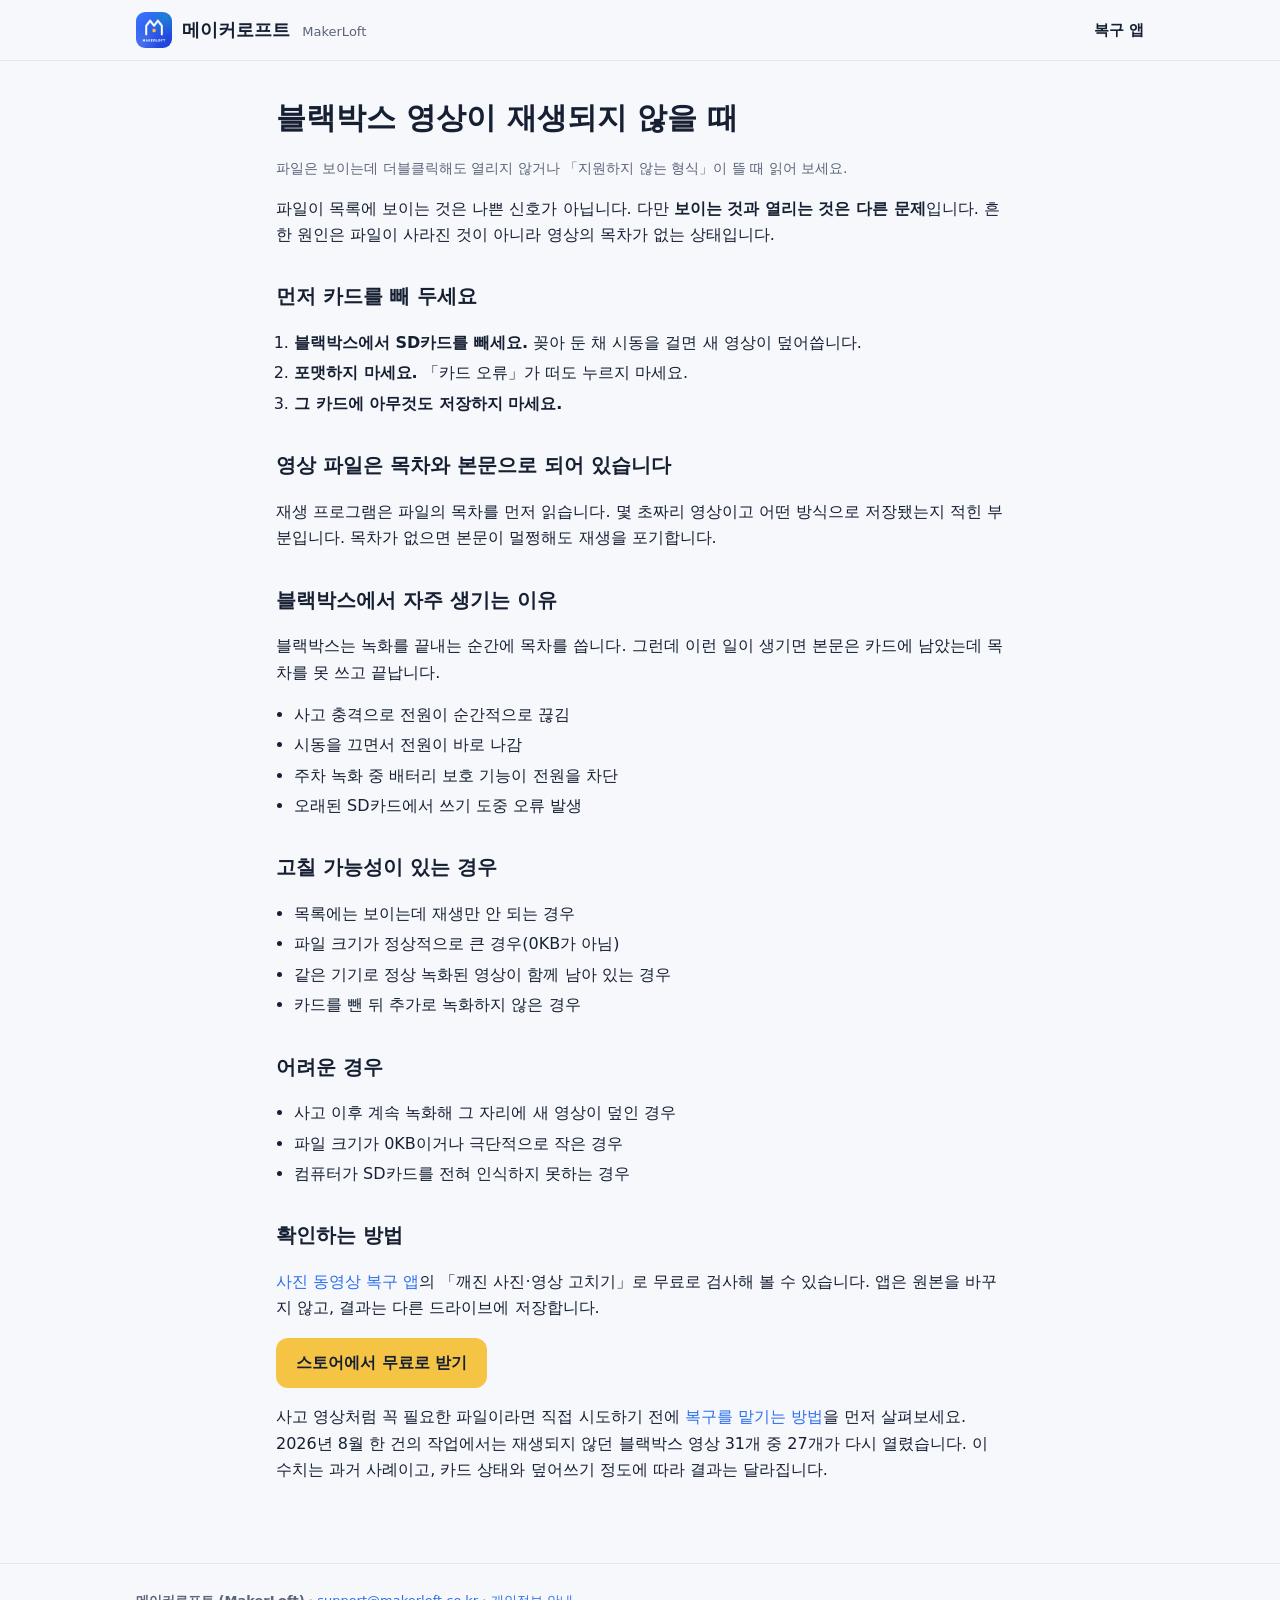
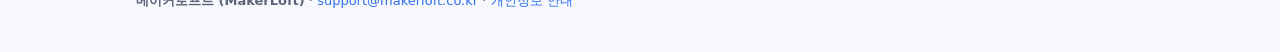
<file: guide/dashcam-video/index.html>
<!doctype html>
<html lang="ko">
<head>
<meta charset="utf-8">
<meta name="viewport" content="width=device-width, initial-scale=1">
<title>블랙박스 영상이 재생되지 않을 때 — 파일은 있는데 안 열리는 이유 | 메이커로프트</title>
<meta name="description" content="블랙박스 SD카드에 파일은 보이는데 재생이 안 되나요? 영상이 안 열리는 흔한 이유와 고칠 수 있는 경우, 지금 하지 말아야 할 일을 정리했습니다.">
<link rel="canonical" href="https://makerloft.co.kr/guide/dashcam-video/">
<meta property="og:title" content="블랙박스 영상이 재생되지 않을 때">
<meta property="og:description" content="보이는 것과 열리는 것은 다른 문제입니다. 영상의 목차가 없을 때 생기는 일을 쉽게 설명합니다.">
<meta property="og:image" content="https://makerloft.co.kr/assets/logo_1024.png">
<meta property="og:url" content="https://makerloft.co.kr/guide/dashcam-video/">
<link rel="icon" type="image/png" href="/assets/favicon_64.png">
<link rel="stylesheet" href="/assets/site.css">
<script src="/assets/analytics.js" defer></script>
<script type="application/ld+json">
{"@context":"https://schema.org","@type":"Article","headline":"블랙박스 영상이 재생되지 않을 때","datePublished":"2026-11-01","inLanguage":"ko","author":{"@type":"Organization","name":"MakerLoft"},"publisher":{"@type":"Organization","name":"MakerLoft"}}
</script>
</head>
<body>
<header class="top">
  <div class="wrap top-in">
    <a class="brand" href="/"><img src="/assets/logo_192.png" alt="" width="36" height="36"><span>메이커로프트 <small>MakerLoft</small></span></a>
    <nav><a href="/recovery/">복구 앱</a></nav>
  </div>
</header>

<main class="doc">
  <h1>블랙박스 영상이 재생되지 않을 때</h1>
  <p class="muted">파일은 보이는데 더블클릭해도 열리지 않거나 「지원하지 않는 형식」이 뜰 때 읽어 보세요.</p>

  <p>파일이 목록에 보이는 것은 나쁜 신호가 아닙니다. 다만 <b>보이는 것과 열리는 것은 다른 문제</b>입니다. 흔한 원인은 파일이 사라진 것이 아니라 영상의 목차가 없는 상태입니다.</p>

  <h2>먼저 카드를 빼 두세요</h2>
  <ol class="feat">
    <li><b>블랙박스에서 SD카드를 빼세요.</b> 꽂아 둔 채 시동을 걸면 새 영상이 덮어씁니다.</li>
    <li><b>포맷하지 마세요.</b> 「카드 오류」가 떠도 누르지 마세요.</li>
    <li><b>그 카드에 아무것도 저장하지 마세요.</b></li>
  </ol>

  <h2>영상 파일은 목차와 본문으로 되어 있습니다</h2>
  <p>재생 프로그램은 파일의 목차를 먼저 읽습니다. 몇 초짜리 영상이고 어떤 방식으로 저장됐는지 적힌 부분입니다. 목차가 없으면 본문이 멀쩡해도 재생을 포기합니다.</p>

  <h2>블랙박스에서 자주 생기는 이유</h2>
  <p>블랙박스는 녹화를 끝내는 순간에 목차를 씁니다. 그런데 이런 일이 생기면 본문은 카드에 남았는데 목차를 못 쓰고 끝납니다.</p>
  <ul class="feat">
    <li>사고 충격으로 전원이 순간적으로 끊김</li>
    <li>시동을 끄면서 전원이 바로 나감</li>
    <li>주차 녹화 중 배터리 보호 기능이 전원을 차단</li>
    <li>오래된 SD카드에서 쓰기 도중 오류 발생</li>
  </ul>

  <h2>고칠 가능성이 있는 경우</h2>
  <ul class="feat">
    <li>목록에는 보이는데 재생만 안 되는 경우</li>
    <li>파일 크기가 정상적으로 큰 경우(0KB가 아님)</li>
    <li>같은 기기로 정상 녹화된 영상이 함께 남아 있는 경우</li>
    <li>카드를 뺀 뒤 추가로 녹화하지 않은 경우</li>
  </ul>

  <h2>어려운 경우</h2>
  <ul class="feat">
    <li>사고 이후 계속 녹화해 그 자리에 새 영상이 덮인 경우</li>
    <li>파일 크기가 0KB이거나 극단적으로 작은 경우</li>
    <li>컴퓨터가 SD카드를 전혀 인식하지 못하는 경우</li>
  </ul>

  <h2>확인하는 방법</h2>
  <p><a href="/recovery/">사진 동영상 복구 앱</a>의 「깨진 사진·영상 고치기」로 무료로 검사해 볼 수 있습니다. 앱은 원본을 바꾸지 않고, 결과는 다른 드라이브에 저장합니다.</p>
  <p><a class="btn" href="https://apps.microsoft.com/detail/9N07TV4S3S8T?cid=web_guide_dashcam" rel="noopener">스토어에서 무료로 받기</a></p>
  <p>사고 영상처럼 꼭 필요한 파일이라면 직접 시도하기 전에 <a href="/recovery/#service">복구를 맡기는 방법</a>을 먼저 살펴보세요. 2026년 8월 한 건의 작업에서는 재생되지 않던 블랙박스 영상 31개 중 27개가 다시 열렸습니다. 이 수치는 과거 사례이고, 카드 상태와 덮어쓰기 정도에 따라 결과는 달라집니다.</p>
</main>

<footer class="foot">
  <div class="wrap">
    <p><b>메이커로프트 (MakerLoft)</b> · <a href="mailto:support@makerloft.co.kr">support@makerloft.co.kr</a> · <a href="/privacy/">개인정보 안내</a></p>
  </div>
</footer>
</body>
</html>
</file>
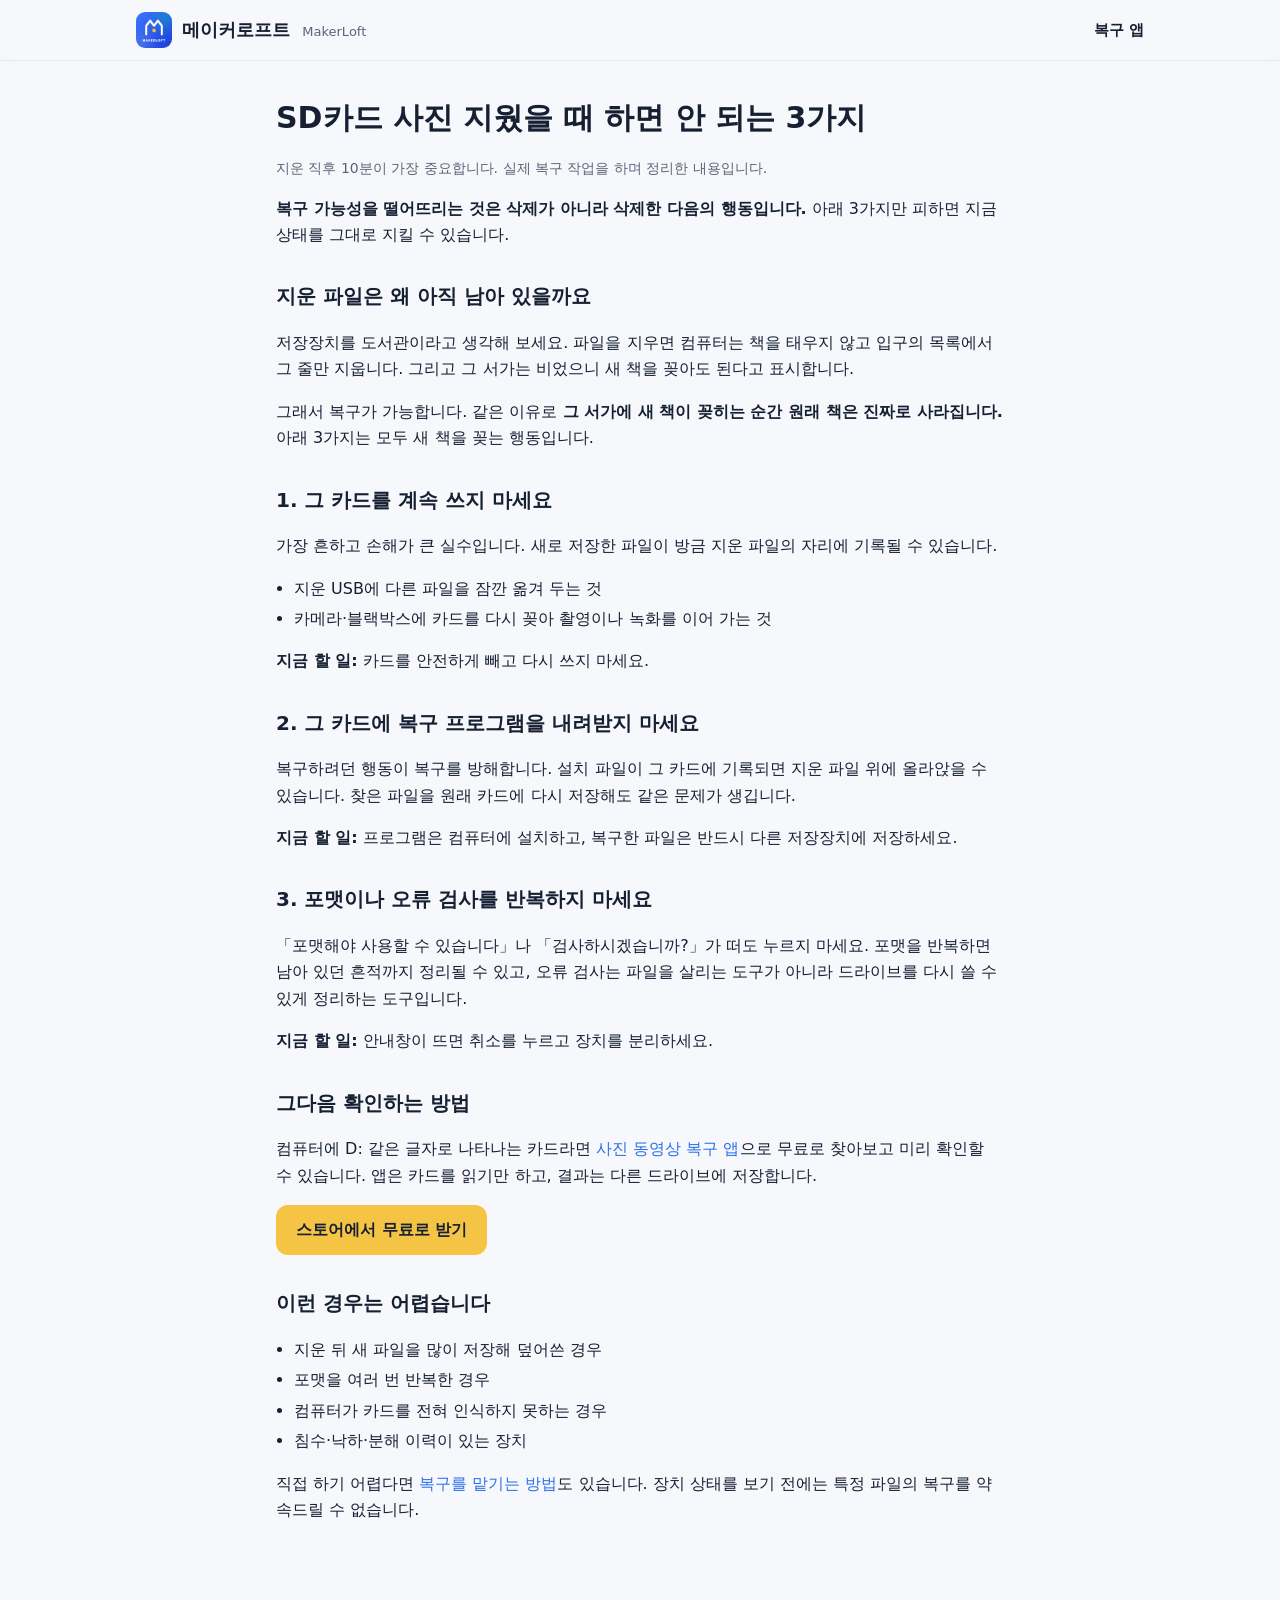
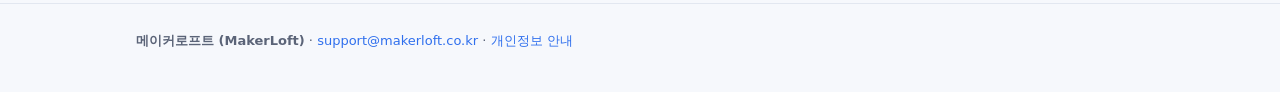
<file: guide/sd-card-deleted/index.html>
<!doctype html>
<html lang="ko">
<head>
<meta charset="utf-8">
<meta name="viewport" content="width=device-width, initial-scale=1">
<title>SD카드 사진 지웠을 때 하면 안 되는 3가지 — 복구 가능성을 지키는 법 | 메이커로프트</title>
<meta name="description" content="SD카드나 USB에서 사진을 지웠다면 다음 행동이 중요합니다. 지운 파일이 왜 남아 있는지, 절대 하면 안 되는 3가지와 지금 해야 할 일을 쉽게 정리했습니다.">
<link rel="canonical" href="https://makerloft.co.kr/guide/sd-card-deleted/">
<link rel="alternate" hreflang="ko" href="https://makerloft.co.kr/guide/sd-card-deleted/">
<link rel="alternate" hreflang="en" href="https://makerloft.co.kr/en/guide/sd-card-deleted-photos/">
<meta property="og:title" content="SD카드 사진 지웠을 때 하면 안 되는 3가지">
<meta property="og:description" content="복구 가능성을 떨어뜨리는 것은 삭제가 아니라 삭제한 다음의 행동입니다.">
<meta property="og:image" content="https://makerloft.co.kr/assets/logo_1024.png">
<meta property="og:url" content="https://makerloft.co.kr/guide/sd-card-deleted/">
<link rel="icon" type="image/png" href="/assets/favicon_64.png">
<link rel="stylesheet" href="/assets/site.css">
<script src="/assets/analytics.js" defer></script>
<script type="application/ld+json">
{"@context":"https://schema.org","@type":"Article","headline":"SD카드 사진 지웠을 때 하면 안 되는 3가지","datePublished":"2026-11-01","inLanguage":"ko","author":{"@type":"Organization","name":"MakerLoft"},"publisher":{"@type":"Organization","name":"MakerLoft"}}
</script>
</head>
<body>
<header class="top">
  <div class="wrap top-in">
    <a class="brand" href="/"><img src="/assets/logo_192.png" alt="" width="36" height="36"><span>메이커로프트 <small>MakerLoft</small></span></a>
    <nav><a href="/recovery/">복구 앱</a></nav>
  </div>
</header>

<main class="doc">
  <h1>SD카드 사진 지웠을 때 하면 안 되는 3가지</h1>
  <p class="muted">지운 직후 10분이 가장 중요합니다. 실제 복구 작업을 하며 정리한 내용입니다.</p>

  <p><b>복구 가능성을 떨어뜨리는 것은 삭제가 아니라 삭제한 다음의 행동입니다.</b> 아래 3가지만 피하면 지금 상태를 그대로 지킬 수 있습니다.</p>

  <h2>지운 파일은 왜 아직 남아 있을까요</h2>
  <p>저장장치를 도서관이라고 생각해 보세요. 파일을 지우면 컴퓨터는 책을 태우지 않고 입구의 목록에서 그 줄만 지웁니다. 그리고 그 서가는 비었으니 새 책을 꽂아도 된다고 표시합니다.</p>
  <p>그래서 복구가 가능합니다. 같은 이유로 <b>그 서가에 새 책이 꽂히는 순간 원래 책은 진짜로 사라집니다.</b> 아래 3가지는 모두 새 책을 꽂는 행동입니다.</p>

  <h2>1. 그 카드를 계속 쓰지 마세요</h2>
  <p>가장 흔하고 손해가 큰 실수입니다. 새로 저장한 파일이 방금 지운 파일의 자리에 기록될 수 있습니다.</p>
  <ul class="feat">
    <li>지운 USB에 다른 파일을 잠깐 옮겨 두는 것</li>
    <li>카메라·블랙박스에 카드를 다시 꽂아 촬영이나 녹화를 이어 가는 것</li>
  </ul>
  <p><b>지금 할 일:</b> 카드를 안전하게 빼고 다시 쓰지 마세요.</p>

  <h2>2. 그 카드에 복구 프로그램을 내려받지 마세요</h2>
  <p>복구하려던 행동이 복구를 방해합니다. 설치 파일이 그 카드에 기록되면 지운 파일 위에 올라앉을 수 있습니다. 찾은 파일을 원래 카드에 다시 저장해도 같은 문제가 생깁니다.</p>
  <p><b>지금 할 일:</b> 프로그램은 컴퓨터에 설치하고, 복구한 파일은 반드시 다른 저장장치에 저장하세요.</p>

  <h2>3. 포맷이나 오류 검사를 반복하지 마세요</h2>
  <p>「포맷해야 사용할 수 있습니다」나 「검사하시겠습니까?」가 떠도 누르지 마세요. 포맷을 반복하면 남아 있던 흔적까지 정리될 수 있고, 오류 검사는 파일을 살리는 도구가 아니라 드라이브를 다시 쓸 수 있게 정리하는 도구입니다.</p>
  <p><b>지금 할 일:</b> 안내창이 뜨면 취소를 누르고 장치를 분리하세요.</p>

  <h2>그다음 확인하는 방법</h2>
  <p>컴퓨터에 D: 같은 글자로 나타나는 카드라면 <a href="/recovery/">사진 동영상 복구 앱</a>으로 무료로 찾아보고 미리 확인할 수 있습니다. 앱은 카드를 읽기만 하고, 결과는 다른 드라이브에 저장합니다.</p>
  <p><a class="btn" href="https://apps.microsoft.com/detail/9N07TV4S3S8T?cid=web_guide_sd" rel="noopener">스토어에서 무료로 받기</a></p>

  <h2>이런 경우는 어렵습니다</h2>
  <ul class="feat">
    <li>지운 뒤 새 파일을 많이 저장해 덮어쓴 경우</li>
    <li>포맷을 여러 번 반복한 경우</li>
    <li>컴퓨터가 카드를 전혀 인식하지 못하는 경우</li>
    <li>침수·낙하·분해 이력이 있는 장치</li>
  </ul>
  <p>직접 하기 어렵다면 <a href="/recovery/#service">복구를 맡기는 방법</a>도 있습니다. 장치 상태를 보기 전에는 특정 파일의 복구를 약속드릴 수 없습니다.</p>
</main>

<footer class="foot">
  <div class="wrap">
    <p><b>메이커로프트 (MakerLoft)</b> · <a href="mailto:support@makerloft.co.kr">support@makerloft.co.kr</a> · <a href="/privacy/">개인정보 안내</a></p>
  </div>
</footer>
</body>
</html>
</file>
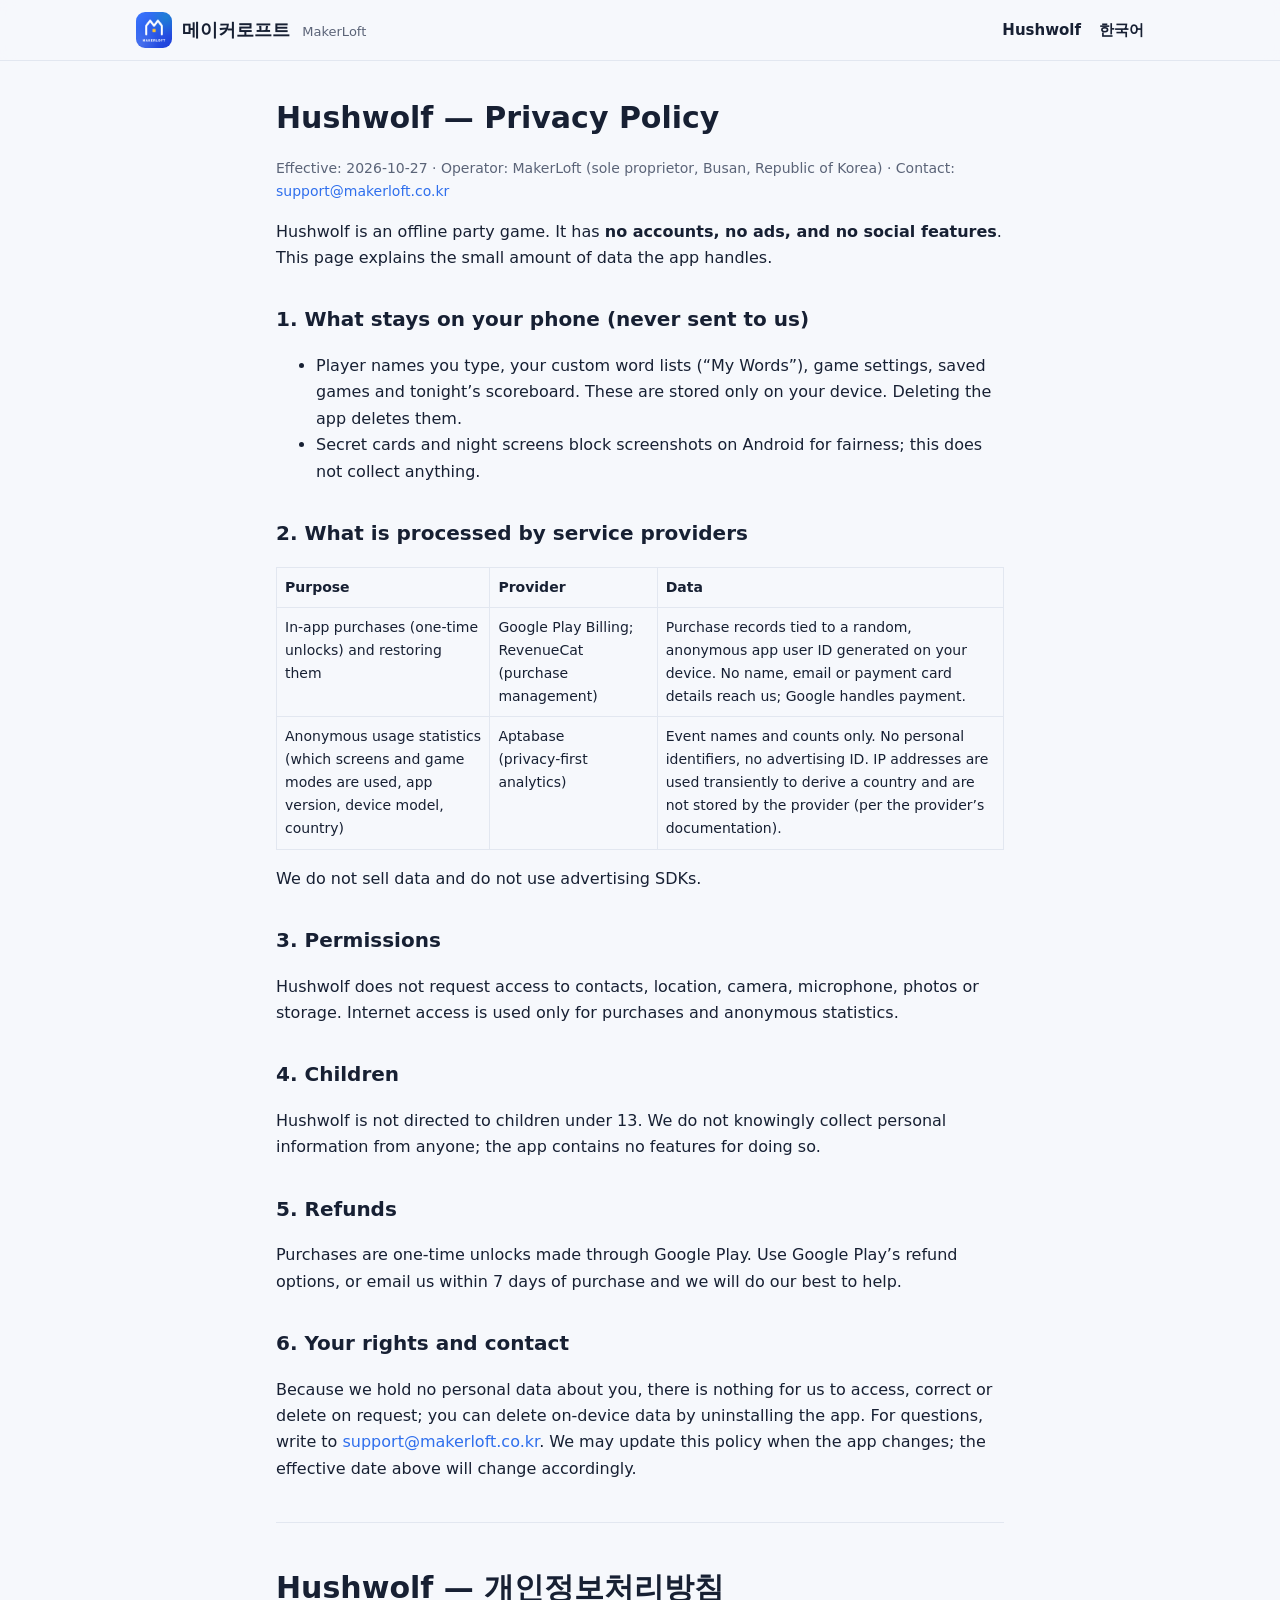
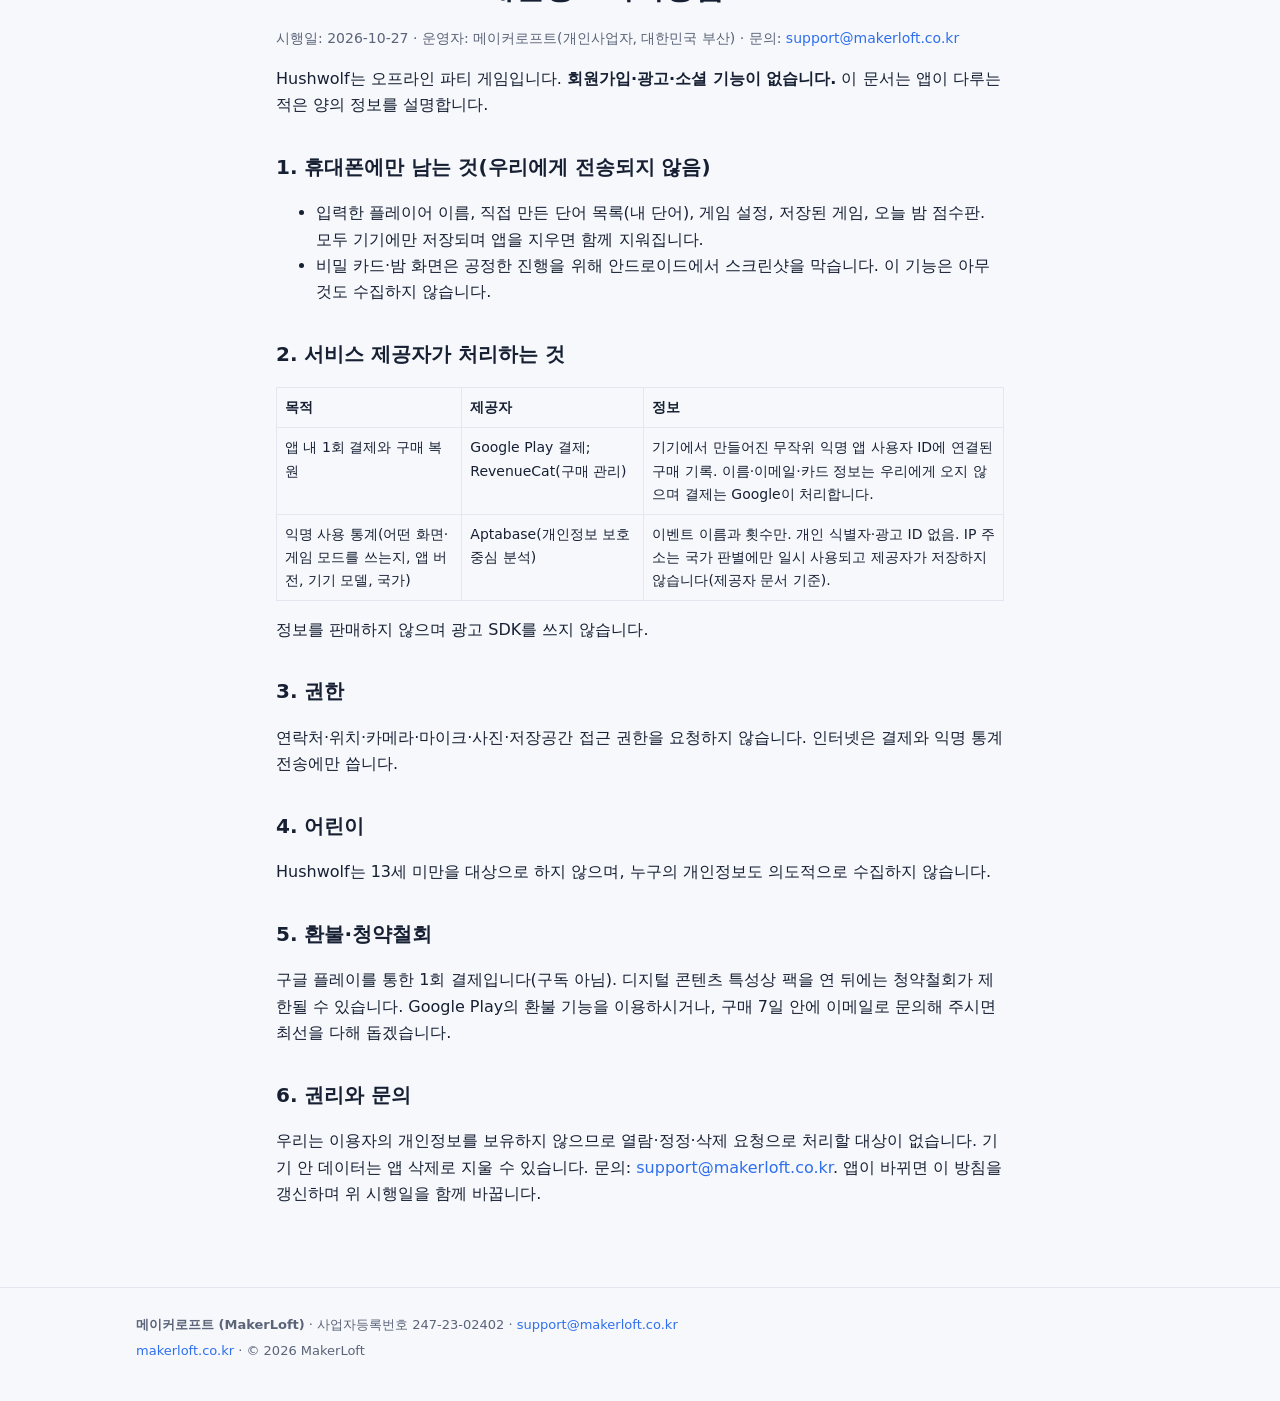
<file: hushwolf/privacy/index.html>
<!doctype html>
<html lang="en">
<head>
<meta charset="utf-8">
<meta name="viewport" content="width=device-width, initial-scale=1">
<title>Hushwolf Privacy Policy · 개인정보처리방침 | MakerLoft</title>
<link rel="icon" type="image/png" href="/assets/hushwolf_icon_192.png">
<link rel="stylesheet" href="/assets/site.css">
</head>
<body>
<header class="top">
  <div class="wrap top-in">
    <a class="brand" href="/"><img src="/assets/logo_192.png" alt="" width="36" height="36"><span>메이커로프트 <small>MakerLoft</small></span></a>
    <nav><a href="/hushwolf/">Hushwolf</a><a href="#ko">한국어</a></nav>
  </div>
</header>

<main class="doc">
<h1>Hushwolf — Privacy Policy</h1>
<p class="muted">Effective: 2026-10-27 · Operator: MakerLoft (sole proprietor, Busan, Republic of Korea) · Contact: <a href="mailto:support@makerloft.co.kr">support@makerloft.co.kr</a></p>

<p>Hushwolf is an offline party game. It has <strong>no accounts, no ads, and no social features</strong>. This page explains the small amount of data the app handles.</p>

<h2>1. What stays on your phone (never sent to us)</h2>
<ul>
  <li>Player names you type, your custom word lists (“My Words”), game settings, saved games and tonight’s scoreboard. These are stored only on your device. Deleting the app deletes them.</li>
  <li>Secret cards and night screens block screenshots on Android for fairness; this does not collect anything.</li>
</ul>

<h2>2. What is processed by service providers</h2>
<table>
  <tr><th>Purpose</th><th>Provider</th><th>Data</th></tr>
  <tr><td>In‑app purchases (one‑time unlocks) and restoring them</td><td>Google Play Billing; RevenueCat (purchase management)</td><td>Purchase records tied to a random, anonymous app user ID generated on your device. No name, email or payment card details reach us; Google handles payment.</td></tr>
  <tr><td>Anonymous usage statistics (which screens and game modes are used, app version, device model, country)</td><td>Aptabase (privacy‑first analytics)</td><td>Event names and counts only. No personal identifiers, no advertising ID. IP addresses are used transiently to derive a country and are not stored by the provider (per the provider’s documentation).</td></tr>
</table>
<p>We do not sell data and do not use advertising SDKs.</p>

<h2>3. Permissions</h2>
<p>Hushwolf does not request access to contacts, location, camera, microphone, photos or storage. Internet access is used only for purchases and anonymous statistics.</p>

<h2>4. Children</h2>
<p>Hushwolf is not directed to children under 13. We do not knowingly collect personal information from anyone; the app contains no features for doing so.</p>

<h2>5. Refunds</h2>
<p>Purchases are one‑time unlocks made through Google Play. Use Google Play’s refund options, or email us within 7 days of purchase and we will do our best to help.</p>

<h2>6. Your rights and contact</h2>
<p>Because we hold no personal data about you, there is nothing for us to access, correct or delete on request; you can delete on‑device data by uninstalling the app. For questions, write to <a href="mailto:support@makerloft.co.kr">support@makerloft.co.kr</a>. We may update this policy when the app changes; the effective date above will change accordingly.</p>

<hr>

<h1 id="ko">Hushwolf — 개인정보처리방침</h1>
<p class="muted">시행일: 2026-10-27 · 운영자: 메이커로프트(개인사업자, 대한민국 부산) · 문의: <a href="mailto:support@makerloft.co.kr">support@makerloft.co.kr</a></p>

<p>Hushwolf는 오프라인 파티 게임입니다. <strong>회원가입·광고·소셜 기능이 없습니다.</strong> 이 문서는 앱이 다루는 적은 양의 정보를 설명합니다.</p>

<h2>1. 휴대폰에만 남는 것(우리에게 전송되지 않음)</h2>
<ul>
  <li>입력한 플레이어 이름, 직접 만든 단어 목록(내 단어), 게임 설정, 저장된 게임, 오늘 밤 점수판. 모두 기기에만 저장되며 앱을 지우면 함께 지워집니다.</li>
  <li>비밀 카드·밤 화면은 공정한 진행을 위해 안드로이드에서 스크린샷을 막습니다. 이 기능은 아무것도 수집하지 않습니다.</li>
</ul>

<h2>2. 서비스 제공자가 처리하는 것</h2>
<table>
  <tr><th>목적</th><th>제공자</th><th>정보</th></tr>
  <tr><td>앱 내 1회 결제와 구매 복원</td><td>Google Play 결제; RevenueCat(구매 관리)</td><td>기기에서 만들어진 무작위 익명 앱 사용자 ID에 연결된 구매 기록. 이름·이메일·카드 정보는 우리에게 오지 않으며 결제는 Google이 처리합니다.</td></tr>
  <tr><td>익명 사용 통계(어떤 화면·게임 모드를 쓰는지, 앱 버전, 기기 모델, 국가)</td><td>Aptabase(개인정보 보호 중심 분석)</td><td>이벤트 이름과 횟수만. 개인 식별자·광고 ID 없음. IP 주소는 국가 판별에만 일시 사용되고 제공자가 저장하지 않습니다(제공자 문서 기준).</td></tr>
</table>
<p>정보를 판매하지 않으며 광고 SDK를 쓰지 않습니다.</p>

<h2>3. 권한</h2>
<p>연락처·위치·카메라·마이크·사진·저장공간 접근 권한을 요청하지 않습니다. 인터넷은 결제와 익명 통계 전송에만 씁니다.</p>

<h2>4. 어린이</h2>
<p>Hushwolf는 13세 미만을 대상으로 하지 않으며, 누구의 개인정보도 의도적으로 수집하지 않습니다.</p>

<h2>5. 환불·청약철회</h2>
<p>구글 플레이를 통한 1회 결제입니다(구독 아님). 디지털 콘텐츠 특성상 팩을 연 뒤에는 청약철회가 제한될 수 있습니다. Google Play의 환불 기능을 이용하시거나, 구매 7일 안에 이메일로 문의해 주시면 최선을 다해 돕겠습니다.</p>

<h2>6. 권리와 문의</h2>
<p>우리는 이용자의 개인정보를 보유하지 않으므로 열람·정정·삭제 요청으로 처리할 대상이 없습니다. 기기 안 데이터는 앱 삭제로 지울 수 있습니다. 문의: <a href="mailto:support@makerloft.co.kr">support@makerloft.co.kr</a>. 앱이 바뀌면 이 방침을 갱신하며 위 시행일을 함께 바꿉니다.</p>
</main>

<footer class="foot">
  <div class="wrap">
    <p><b>메이커로프트 (MakerLoft)</b> · 사업자등록번호 247-23-02402 · <a href="mailto:support@makerloft.co.kr">support@makerloft.co.kr</a></p>
    <p><a href="/">makerloft.co.kr</a> · © 2026 MakerLoft</p>
  </div>
</footer>
</body>
</html>
</file>
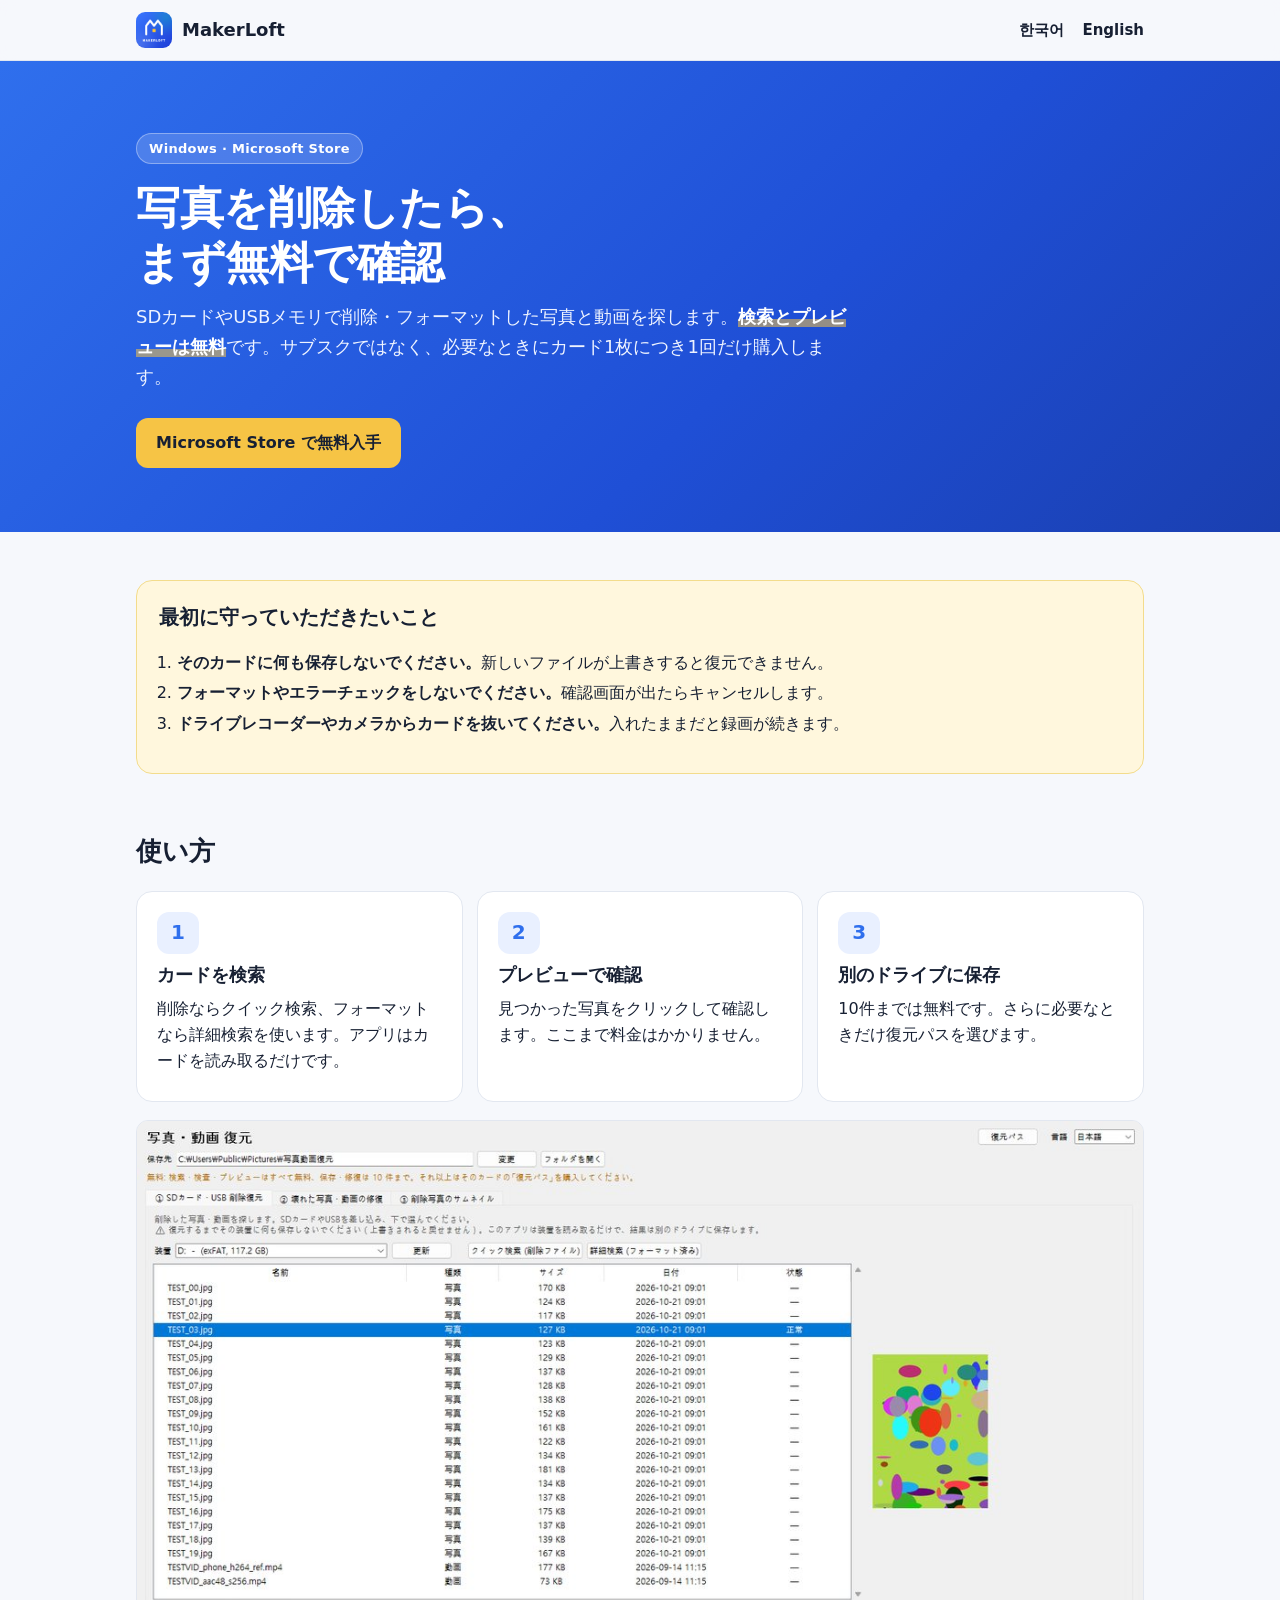
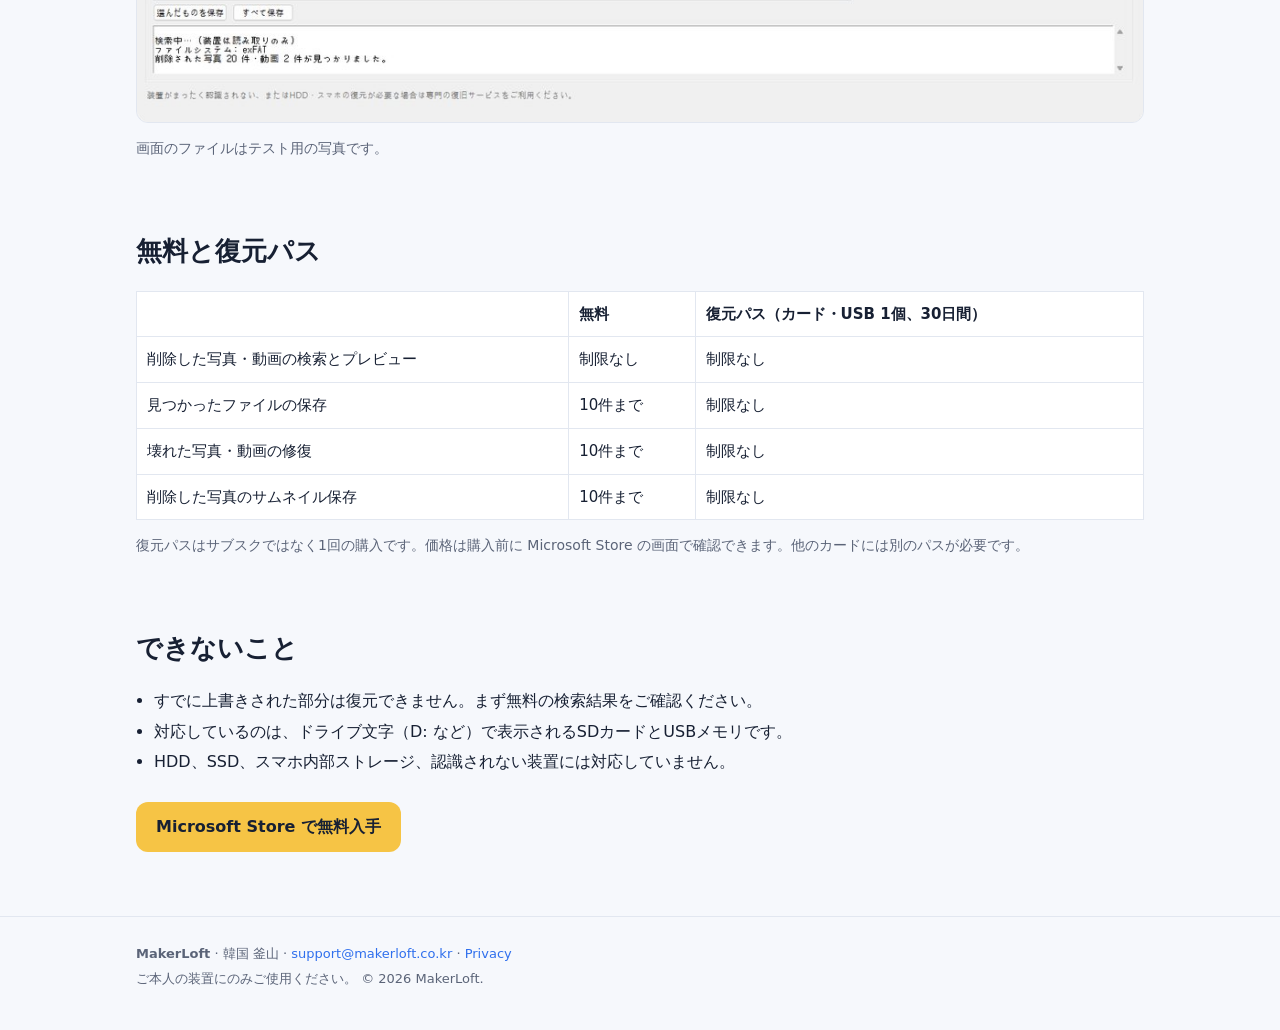
<file: ja/recovery/index.html>
<!doctype html>
<html lang="ja">
<head>
<meta charset="utf-8">
<meta name="viewport" content="width=device-width, initial-scale=1">
<title>SDカード・USB 写真復元ソフト — 無料で検索とプレビュー | MakerLoft</title>
<meta name="description" content="SDカードやUSBメモリで削除・フォーマットした写真と動画をWindowsで探して復元します。検索とプレビューは無料。サブスクなし、アップロードなし。">
<link rel="canonical" href="https://makerloft.co.kr/ja/recovery/">
<link rel="alternate" hreflang="ko" href="https://makerloft.co.kr/recovery/">
<link rel="alternate" hreflang="en" href="https://makerloft.co.kr/en/recovery/">
<link rel="alternate" hreflang="ja" href="https://makerloft.co.kr/ja/recovery/">
<meta property="og:title" content="SDカード・USB 写真復元 — 無料で検索とプレビュー">
<meta property="og:description" content="支払いの前に、残っている写真を無料で確認できます。サブスクなし、アップロードなし。">
<meta property="og:image" content="https://makerloft.co.kr/assets/logo_1024.png">
<meta property="og:url" content="https://makerloft.co.kr/ja/recovery/">
<link rel="icon" type="image/png" href="/assets/favicon_64.png">
<link rel="stylesheet" href="/assets/site.css">
<script src="/assets/analytics.js" defer></script>
<script type="application/ld+json">
{"@context":"https://schema.org","@type":"SoftwareApplication","name":"写真・動画 復元 - SDカード・USB データ復元","operatingSystem":"Windows","applicationCategory":"UtilitiesApplication","url":"https://makerloft.co.kr/ja/recovery/","downloadUrl":"https://apps.microsoft.com/detail/9N07TV4S3S8T","offers":{"@type":"Offer","price":"0","priceCurrency":"USD"},"publisher":{"@type":"Organization","name":"MakerLoft"}}
</script>
</head>
<body>
<header class="top">
  <div class="wrap top-in">
    <a class="brand" href="/"><img src="/assets/logo_192.png" alt="" width="36" height="36"><span>MakerLoft</span></a>
    <nav><a href="/recovery/">한국어</a><a href="/en/recovery/">English</a></nav>
  </div>
</header>

<main>
  <section class="hero">
    <div class="wrap">
      <span class="badge">Windows · Microsoft Store</span>
      <h1>写真を削除したら、<br>まず無料で確認</h1>
      <p class="lead">SDカードやUSBメモリで削除・フォーマットした写真と動画を探します。<b>検索とプレビューは無料</b>です。サブスクではなく、必要なときにカード1枚につき1回だけ購入します。</p>
      <div class="cta">
        <a class="btn" href="https://apps.microsoft.com/detail/9N07TV4S3S8T?cid=web_recovery_ja" rel="noopener">Microsoft Store で無料入手</a>
      </div>
    </div>
  </section>

  <section class="wrap block">
    <div class="note">
      <h2>最初に守っていただきたいこと</h2>
      <ol class="feat">
        <li><b>そのカードに何も保存しないでください。</b>新しいファイルが上書きすると復元できません。</li>
        <li><b>フォーマットやエラーチェックをしないでください。</b>確認画面が出たらキャンセルします。</li>
        <li><b>ドライブレコーダーやカメラからカードを抜いてください。</b>入れたままだと録画が続きます。</li>
      </ol>
    </div>
  </section>

  <section class="wrap block">
    <h2>使い方</h2>
    <div class="grid3">
      <div class="card"><div class="ico">1</div><h3>カードを検索</h3><p>削除ならクイック検索、フォーマットなら詳細検索を使います。アプリはカードを読み取るだけです。</p></div>
      <div class="card"><div class="ico">2</div><h3>プレビューで確認</h3><p>見つかった写真をクリックして確認します。ここまで料金はかかりません。</p></div>
      <div class="card"><div class="ico">3</div><h3>別のドライブに保存</h3><p>10件までは無料です。さらに必要なときだけ復元パスを選びます。</p></div>
    </div>
    <p class="shot"><img src="/assets/recovery_ja.jpg" alt="写真・動画復元アプリで削除された写真の一覧を表示した画面" width="1100" height="657" loading="lazy"></p>
    <p class="muted">画面のファイルはテスト用の写真です。</p>
  </section>

  <section class="wrap block">
    <h2>無料と復元パス</h2>
    <table class="cmp">
      <tr><th></th><th>無料</th><th>復元パス（カード・USB 1個、30日間）</th></tr>
      <tr><td>削除した写真・動画の検索とプレビュー</td><td>制限なし</td><td>制限なし</td></tr>
      <tr><td>見つかったファイルの保存</td><td>10件まで</td><td>制限なし</td></tr>
      <tr><td>壊れた写真・動画の修復</td><td>10件まで</td><td>制限なし</td></tr>
      <tr><td>削除した写真のサムネイル保存</td><td>10件まで</td><td>制限なし</td></tr>
    </table>
    <p class="muted">復元パスはサブスクではなく1回の購入です。価格は購入前に Microsoft Store の画面で確認できます。他のカードには別のパスが必要です。</p>
  </section>

  <section class="wrap block">
    <h2>できないこと</h2>
    <ul class="feat">
      <li>すでに上書きされた部分は復元できません。まず無料の検索結果をご確認ください。</li>
      <li>対応しているのは、ドライブ文字（D: など）で表示されるSDカードとUSBメモリです。</li>
      <li>HDD、SSD、スマホ内部ストレージ、認識されない装置には対応していません。</li>
    </ul>
    <p class="endcta"><a class="btn" href="https://apps.microsoft.com/detail/9N07TV4S3S8T?cid=web_recovery_ja" rel="noopener">Microsoft Store で無料入手</a></p>
  </section>
</main>

<footer class="foot">
  <div class="wrap">
    <p><b>MakerLoft</b> · 韓国 釜山 · <a href="mailto:support@makerloft.co.kr">support@makerloft.co.kr</a> · <a href="/privacy/#en">Privacy</a></p>
    <p>ご本人の装置にのみご使用ください。 © 2026 MakerLoft.</p>
  </div>
</footer>
</body>
</html>
</file>
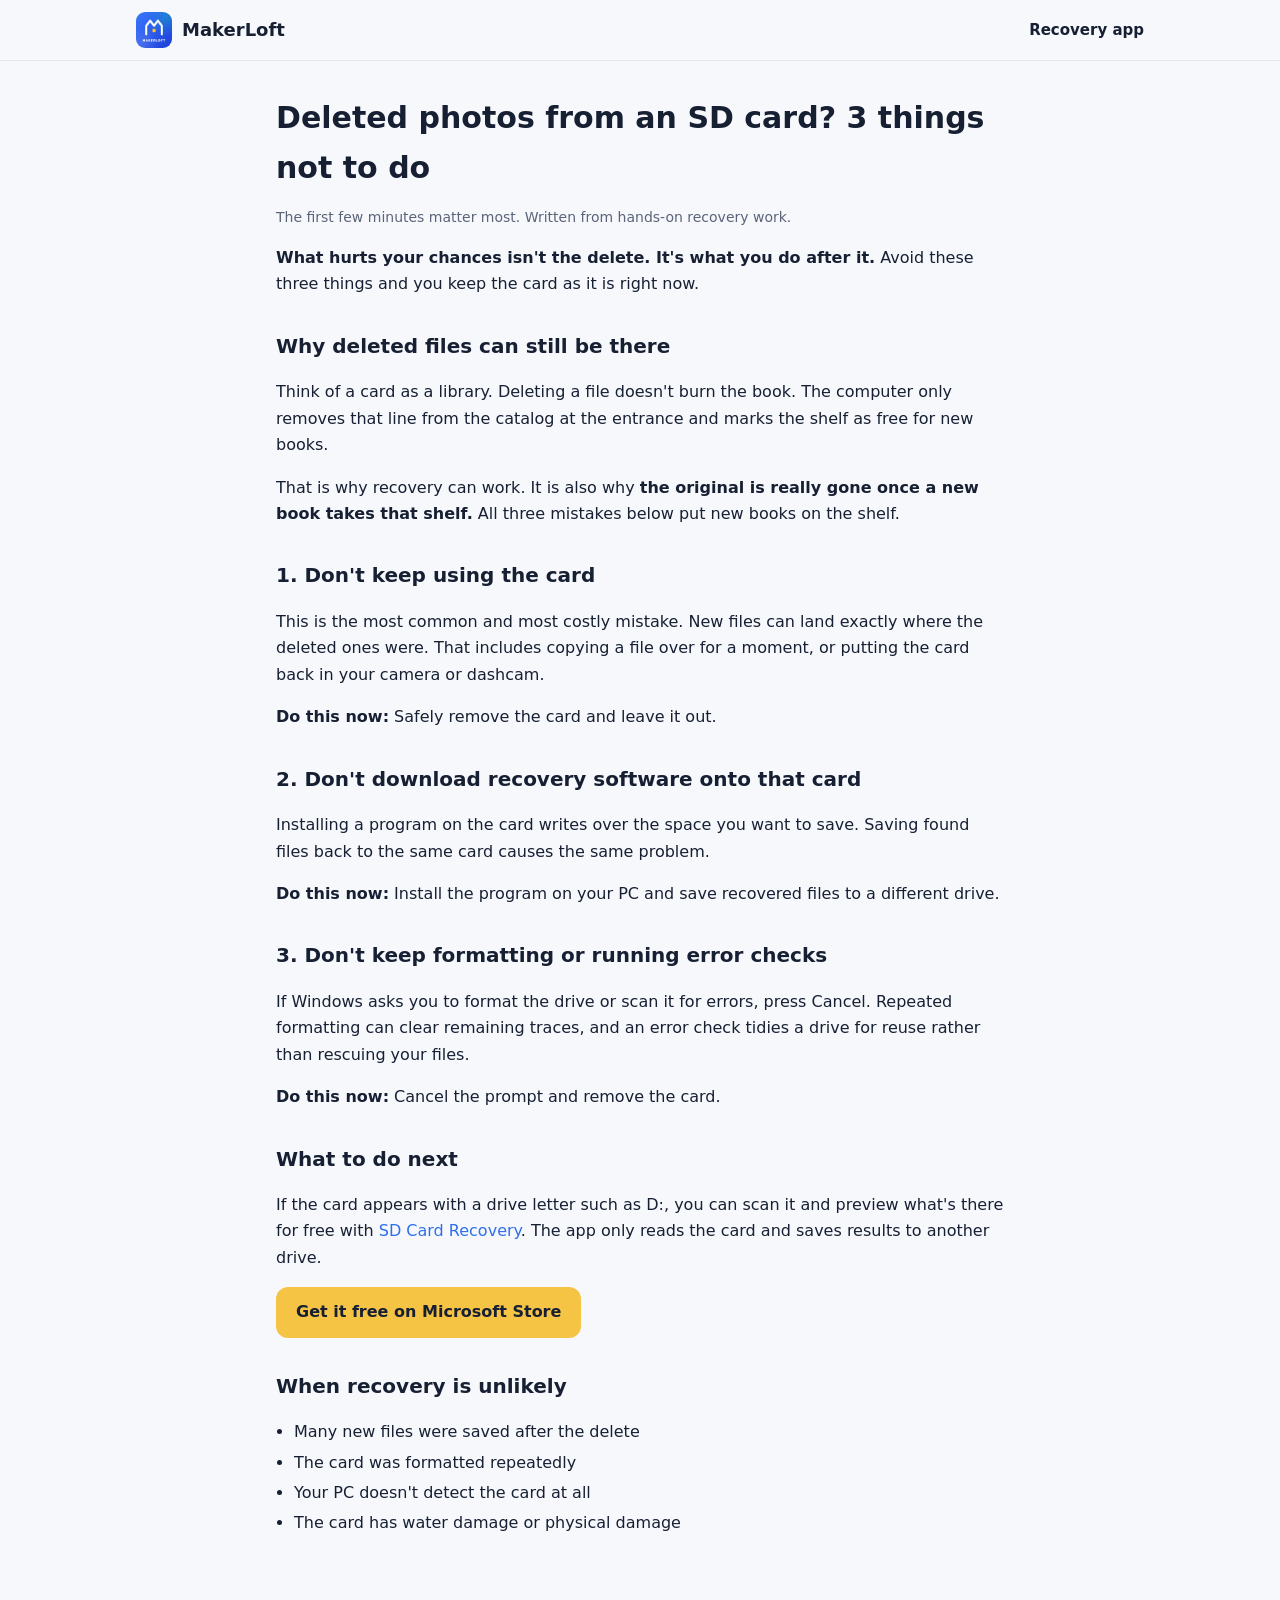
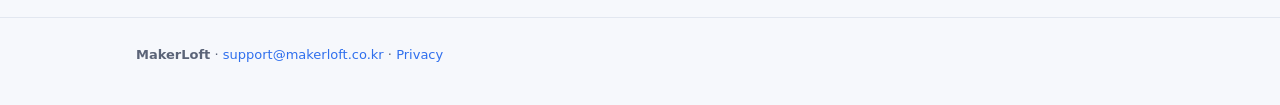
<file: en/guide/sd-card-deleted-photos/index.html>
<!doctype html>
<html lang="en">
<head>
<meta charset="utf-8">
<meta name="viewport" content="width=device-width, initial-scale=1">
<title>Deleted Photos from an SD Card? 3 Things Not to Do | MakerLoft</title>
<meta name="description" content="Deleted photos from an SD card or USB stick? What you do next matters most. Why deleted files can still be there, 3 mistakes to avoid, and what to do now.">
<link rel="canonical" href="https://makerloft.co.kr/en/guide/sd-card-deleted-photos/">
<link rel="alternate" hreflang="ko" href="https://makerloft.co.kr/guide/sd-card-deleted/">
<link rel="alternate" hreflang="en" href="https://makerloft.co.kr/en/guide/sd-card-deleted-photos/">
<meta property="og:title" content="Deleted Photos from an SD Card? 3 Things Not to Do">
<meta property="og:description" content="What hurts your chances isn't the delete. It's what you do after it.">
<meta property="og:image" content="https://makerloft.co.kr/assets/logo_1024.png">
<meta property="og:url" content="https://makerloft.co.kr/en/guide/sd-card-deleted-photos/">
<link rel="icon" type="image/png" href="/assets/favicon_64.png">
<link rel="stylesheet" href="/assets/site.css">
<script src="/assets/analytics.js" defer></script>
<script type="application/ld+json">
{"@context":"https://schema.org","@type":"Article","headline":"Deleted Photos from an SD Card? 3 Things Not to Do","datePublished":"2026-11-01","inLanguage":"en","author":{"@type":"Organization","name":"MakerLoft"},"publisher":{"@type":"Organization","name":"MakerLoft"}}
</script>
</head>
<body>
<header class="top">
  <div class="wrap top-in">
    <a class="brand" href="/"><img src="/assets/logo_192.png" alt="" width="36" height="36"><span>MakerLoft</span></a>
    <nav><a href="/en/recovery/">Recovery app</a></nav>
  </div>
</header>

<main class="doc">
  <h1>Deleted photos from an SD card? 3 things not to do</h1>
  <p class="muted">The first few minutes matter most. Written from hands-on recovery work.</p>

  <p><b>What hurts your chances isn't the delete. It's what you do after it.</b> Avoid these three things and you keep the card as it is right now.</p>

  <h2>Why deleted files can still be there</h2>
  <p>Think of a card as a library. Deleting a file doesn't burn the book. The computer only removes that line from the catalog at the entrance and marks the shelf as free for new books.</p>
  <p>That is why recovery can work. It is also why <b>the original is really gone once a new book takes that shelf.</b> All three mistakes below put new books on the shelf.</p>

  <h2>1. Don't keep using the card</h2>
  <p>This is the most common and most costly mistake. New files can land exactly where the deleted ones were. That includes copying a file over for a moment, or putting the card back in your camera or dashcam.</p>
  <p><b>Do this now:</b> Safely remove the card and leave it out.</p>

  <h2>2. Don't download recovery software onto that card</h2>
  <p>Installing a program on the card writes over the space you want to save. Saving found files back to the same card causes the same problem.</p>
  <p><b>Do this now:</b> Install the program on your PC and save recovered files to a different drive.</p>

  <h2>3. Don't keep formatting or running error checks</h2>
  <p>If Windows asks you to format the drive or scan it for errors, press Cancel. Repeated formatting can clear remaining traces, and an error check tidies a drive for reuse rather than rescuing your files.</p>
  <p><b>Do this now:</b> Cancel the prompt and remove the card.</p>

  <h2>What to do next</h2>
  <p>If the card appears with a drive letter such as D:, you can scan it and preview what's there for free with <a href="/en/recovery/">SD Card Recovery</a>. The app only reads the card and saves results to another drive.</p>
  <p><a class="btn" href="https://apps.microsoft.com/detail/9N07TV4S3S8T?cid=web_guide_sd_en" rel="noopener">Get it free on Microsoft Store</a></p>

  <h2>When recovery is unlikely</h2>
  <ul class="feat">
    <li>Many new files were saved after the delete</li>
    <li>The card was formatted repeatedly</li>
    <li>Your PC doesn't detect the card at all</li>
    <li>The card has water damage or physical damage</li>
  </ul>
</main>

<footer class="foot">
  <div class="wrap">
    <p><b>MakerLoft</b> · <a href="mailto:support@makerloft.co.kr">support@makerloft.co.kr</a> · <a href="/privacy/#en">Privacy</a></p>
  </div>
</footer>
</body>
</html>
</file>
<file: assets/site.css>
:root {
  --bg: #f6f8fc; --card: #ffffff; --ink: #172033; --dim: #5b6478; --line: #e2e7f0;
  --blue: #2f6fed; --blue2: #1f4fd6; --blue-soft: #e9f0ff; --yellow: #f6c445;
}
@media (prefers-color-scheme: dark) {
  :root {
    --bg: #0e1320; --card: #161d2e; --ink: #e8ecf5; --dim: #9aa5bb; --line: #263049;
    --blue: #6c9bff; --blue2: #4f82f5; --blue-soft: #1a2747; --yellow: #f6c445;
  }
}
* { box-sizing: border-box; }
html { scroll-behavior: smooth; }
body { margin: 0; background: var(--bg); color: var(--ink); font: 16px/1.65 "Pretendard", "Apple SD Gothic Neo", "Malgun Gothic", system-ui, -apple-system, "Segoe UI", sans-serif; }
a { color: var(--blue); text-decoration: none; }
a:hover { text-decoration: underline; }
.wrap { max-width: 1040px; margin: 0 auto; padding: 0 16px; }
small { font-weight: 500; color: var(--dim); font-size: 0.6em; margin-left: 6px; }
.en { color: var(--dim); font-size: 0.92em; }

.top { position: sticky; top: 0; z-index: 10; background: color-mix(in srgb, var(--bg) 88%, transparent); backdrop-filter: blur(8px); border-bottom: 1px solid var(--line); }
.top-in { display: flex; align-items: center; justify-content: space-between; height: 60px; }
.brand { display: flex; align-items: center; gap: 10px; color: var(--ink); font-weight: 800; font-size: 18px; }
.brand:hover { text-decoration: none; }
.brand img { border-radius: 9px; }
.brand small { font-size: 13px; }
nav a { color: var(--ink); margin-left: 18px; font-weight: 600; font-size: 15px; }

.hero { background: linear-gradient(135deg, #2f6fed 0%, #1f4fd6 60%, #1a3fb0 100%); color: #fff; padding: 72px 0 64px; }
.hero .badge { display: inline-block; background: rgba(255,255,255,.16); border: 1px solid rgba(255,255,255,.35); border-radius: 99px; padding: 4px 12px; font-size: 13px; font-weight: 700; letter-spacing: .3px; }
.hero h1 { font-size: 44px; line-height: 1.25; margin: 16px 0 12px; letter-spacing: -0.5px; }
.hero .lead { font-size: 18px; max-width: 720px; margin: 0 0 8px; color: #eef3ff; }
.hero .lead b { color: #fff; box-shadow: inset 0 -0.45em 0 rgba(246,196,69,.55); }
.hero .lead.en { color: #c9d8ff; font-size: 16px; }
.cta { margin-top: 26px; display: flex; gap: 10px; flex-wrap: wrap; }
.btn { display: inline-block; background: var(--yellow); color: #172033; font-weight: 800; padding: 12px 20px; border-radius: 12px; }
.btn:hover { text-decoration: none; filter: brightness(1.05); }
.btn.ghost { background: transparent; color: #fff; border: 1px solid rgba(255,255,255,.6); }

.block { padding: 48px 16px 8px; }
.block h2 { font-size: 26px; margin: 0 0 18px; }
.grid3 { display: grid; grid-template-columns: repeat(3, 1fr); gap: 14px; }
.grid2 { display: grid; grid-template-columns: repeat(2, 1fr); gap: 14px; }
.card { background: var(--card); border: 1px solid var(--line); border-radius: 16px; padding: 20px; }
.card h3 { margin: 6px 0 6px; font-size: 18px; }
.card p { margin: 0 0 6px; }
.ico { width: 42px; height: 42px; border-radius: 12px; background: var(--blue-soft); color: var(--blue); display: flex; align-items: center; justify-content: center; font-size: 20px; font-weight: 800; }
.prod { display: flex; gap: 16px; align-items: flex-start; color: var(--ink); transition: transform .15s, box-shadow .15s; }
.prod:hover { text-decoration: none; transform: translateY(-2px); box-shadow: 0 8px 24px rgba(31,79,214,.12); }
.prod img, .pico { flex: none; width: 64px; height: 64px; border-radius: 16px; }
.pico { background: var(--blue-soft); color: var(--blue); display: flex; align-items: center; justify-content: center; font-size: 30px; font-weight: 800; }
.tag { display: inline-block; font-size: 12px; font-weight: 700; color: var(--dim); border: 1px solid var(--line); border-radius: 99px; padding: 1px 9px; }
.tag.soon { color: #8a6100; background: #fff4d1; border-color: #f3dc8c; }
@media (prefers-color-scheme: dark) { .tag.soon { color: #f6c445; background: #33290f; border-color: #5c4a14; } }
.contact .mail { font-size: 22px; font-weight: 800; margin: 8px 0; }
.contact .links a { margin-right: 16px; font-weight: 600; }

.foot { margin-top: 56px; border-top: 1px solid var(--line); padding: 22px 0 36px; color: var(--dim); font-size: 13px; }
.foot p { margin: 4px 0; }

/* 앱 상세·문서 페이지 */
.doc { max-width: 760px; margin: 0 auto; padding: 32px 16px 8px; }
.doc h1 { font-size: 30px; margin: 0 0 4px; }
.doc h2 { font-size: 20px; margin-top: 32px; }
.doc table { border-collapse: collapse; width: 100%; font-size: 14px; }
.doc td, .doc th { border: 1px solid var(--line); padding: 8px; text-align: left; vertical-align: top; }
.doc .muted { color: var(--dim); font-size: 14px; }
.doc hr { border: 0; border-top: 1px solid var(--line); margin: 40px 0; }
.app-head { display: flex; gap: 18px; align-items: center; }
.app-head img { width: 96px; height: 96px; border-radius: 22px; }
.feat { padding-left: 18px; }
.feat li { margin: 4px 0; }

/* 복구 앱 소개 페이지 */
.note { background: #fff7dd; border: 1px solid #f3dc8c; border-radius: 16px; padding: 20px 22px; color: #172033; }
.note h2 { font-size: 20px; margin: 0 0 8px; }
.note .muted, .note a { color: #4a4326; }
.note a { text-decoration: underline; }
.shot { margin: 18px 0 4px; }
.shot img { display: block; width: 100%; max-width: 100%; height: auto; border: 1px solid var(--line); border-radius: 12px; }
.muted { color: var(--dim); font-size: 14px; }
.cmp { border-collapse: collapse; width: 100%; font-size: 15px; background: var(--card); }
.cmp td, .cmp th { border: 1px solid var(--line); padding: 10px; text-align: left; vertical-align: top; }
.faq h3 { font-size: 17px; margin: 20px 0 4px; }
.faq p { margin: 0 0 6px; }
.endcta { margin: 26px 0 0; }
.doc .btn, .card .btn { color: #172033; }

@media (max-width: 760px) {
  .grid3, .grid2 { grid-template-columns: 1fr; }
  .hero { padding: 52px 0 46px; }
  .hero h1 { font-size: 32px; }
  .hero .lead { font-size: 16px; }
  nav a { margin-left: 12px; font-size: 14px; }
  .brand small { display: none; }
}
.brand span, nav a { white-space: nowrap; }
@media (max-width: 400px) {
  nav a { margin-left: 10px; }
  nav a[href="#about"] { display: none; }
  .hero h1 { font-size: 28px; }
}
</file>
